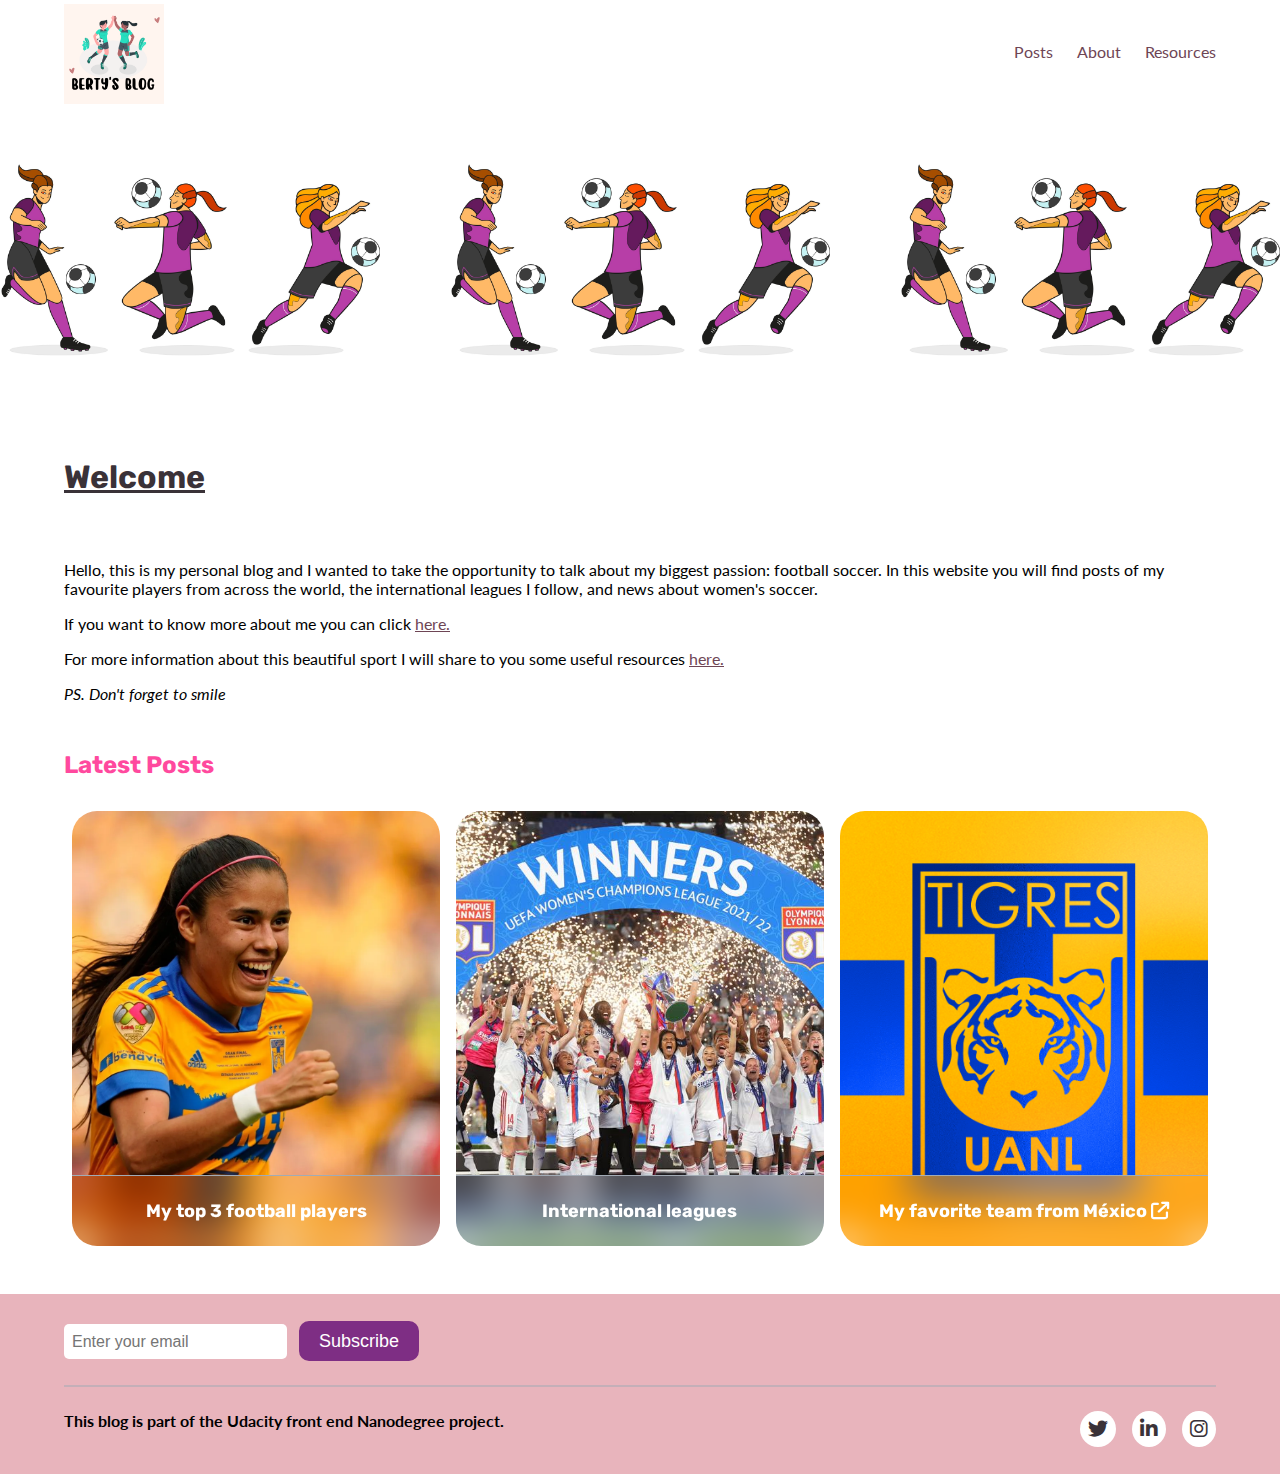
<file: index.html>
<!DOCTYPE html>
<html lang="en">

    <head>
        <meta charset="UTF-8">
        <meta http-equiv="X-UA-Compatible" content="IE=edge">
        <meta name="viewport" content="width=device-width, initial-scale=1.0">
        <link rel="preconnect" href="https://fonts.googleapis.com">
        <link rel="preconnect" href="https://fonts.gstatic.com" crossorigin>
        <link rel="preconnect" href="https://fonts.googleapis.com">
        <link rel="preconnect" href="https://fonts.gstatic.com" crossorigin>
        <link
            href="https://fonts.googleapis.com/css2?family=Lato:ital,wght@0,300;0,400;0,700;1,300&family=Rubik:wght@500&display=swap"
            rel="stylesheet">
        <link rel="stylesheet" href="./css/style.css">
        <link rel="stylesheet" href="https://cdnjs.cloudflare.com/ajax/libs/font-awesome/6.3.0/css/all.min.css">

        <title>Blog</title>
    </head>

    <body>
        <main class="main-layout">
            <div class="container navbar">
                <a href="./" class="navbar-logo" aria-labelledby="home">
                    <img class="navbar-logo-img" src="./assets/img/Berty's-blog-logo.png" alt="logo">
                </a>
                    <ul class="navbar-nav">
                        <li class="navbar-item">
                            <a class="navbar-link" href="./html/posts.html" aria-labelledby="posts-page">Posts</a>
                        </li>
                        <li class="navbar-item">
                            <a class="navbar-link" href="./html/about-me.html" aria-labelledby="about-page">About</a>
                        </li>
                        <li class="navbar-item">
                            <a class="navbar-link" href="./html/resources.html" aria-labelledby="resources-page">Resources</a>
                        </li>
                    </ul>
            </div>

            <header class="hero-bg hero-bg--home">
            </header>

            <section class="content">
                <div class="container mt-48">
                    <h1>Welcome</h1>
                    <p>Hello, this is my personal blog and I wanted to take the opportunity to talk about my biggest
                        passion: football soccer. In this website you will find posts of my favourite players from
                        across
                        the world, the international leagues I follow, and news about women's soccer.</p>
                    <p>If you want to know more about me you can click <a href="./html/about-me.html" aria-labelledby="about-page">here.</a>
                    </p>
                    <p>For more information about this beautiful sport I will share to you some useful resources <a
                            href="./html/resources.html" aria-labelledby="resources-page">here.</a> </p>
                    <p class="italic">PS. Don't forget to smile</p>
                </div>
                <div class="container mt-48 mb-48">
                    <h2>Latest Posts</h2>
                    <div class="flex-container-wrap gap-16 flex-center-center">
                        <div class="card">
                            <div class="card-img">
                                <img src="./assets/img/lizbeth-ovalle-tigres-femenil_crop1631295655310.jpg_423682103.webp" alt="lizbeth-ovalle-img">
                            </div>
                            <div class="card-info">
                                <a href="./html/single-posts/top-three.html" aria-labelledby="post-link">
                                    <h3 class="to-white">My top 3 football players</h3>
                                </a>
                            </div>
                        </div>
                        <div class="card">
                            <div class="card-img">
                                <img src="./assets/img/OL.jpg" alt="olympique-lyon-img">
                            </div>
                            <div class="card-info">
                                <a href="./html/single-posts/top-three.html" aria-labelledby="post-link">
                                    <h3 class="to-white">International leagues</h3>
                                </a>
                            </div>
                        </div>
                        <div class="card">
                            <div class="card-img">
                                <img src="./assets/img/TIG_VAR_PresentacionDT_Portada_1920x1080-1-1-1125x1024.png"
                                    alt="tigres-logo">
                            </div>
                            <div class="card-info">
                                <a href="https://www.tigres.com.mx/en/tigres-femenil/team/" target="_blank" aria-labelledby="post-link">
                                    <h3 class="to-white">My favorite team from México <i class="fa-solid fa-arrow-up-right-from-square"></i></h3>
                                </a> </div>
                        </div>
                    </div>
                </div>
            </section>


            <footer class="footer">
                <div class="container footer-content">
                    <form action="">
                        <input type=" text" placeholder="Enter your email">
                        <button>Subscribe</button>
                    </form>
                    <hr>
                    <div class="footer-info flex-container-wrap">
                        <p class="bold">This blog is part of the Udacity front end Nanodegree project.</p>
                        <div class="social-icons flex-container-wrap gap-16">
                            <a class="social-link" href="https://twitter.com/" target="_blank" aria-labelledby="twitter-link"><i
                                    class="fa-brands fa-twitter"></i></a>
                            <a class="social-link" href="https://www.linkedin.com/in/bertycpe/" target="_blank" aria-labelledby="linkedin-link"><i
                                    class="fa-brands fa-linkedin-in"></i></a>
                            <a class="social-link" href="https://www.instagram.com" target="_blank" aria-labelledby="instagram-link"><i
                                    class="fa-brands fa-instagram"></i></a>
                        </div>
                    </div>
                </div>
            </footer>
        </main>
    </body>

</html>
</file>
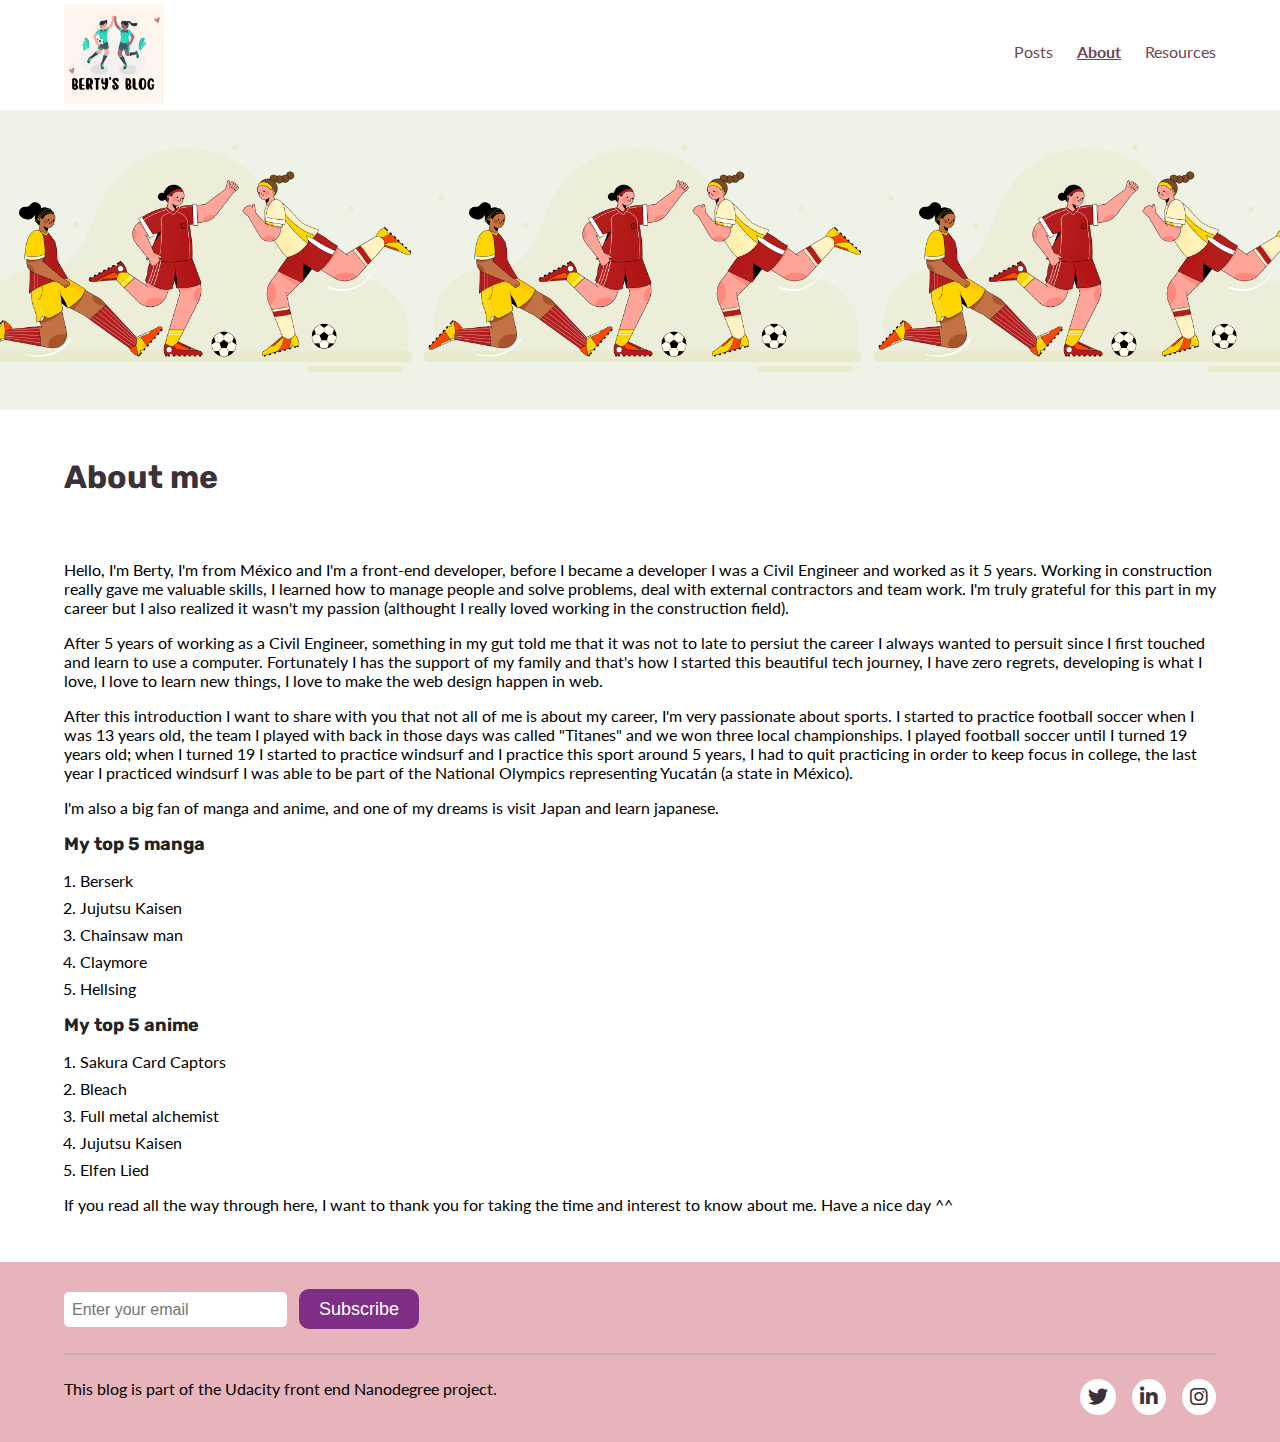
<file: about-me.html>
<!DOCTYPE html>
<html lang="en">

    <head>
        <meta charset="UTF-8">
        <meta http-equiv="X-UA-Compatible" content="IE=edge">
        <meta name="viewport" content="width=device-width, initial-scale=1.0">
        <link rel="preconnect" href="https://fonts.googleapis.com">
        <link rel="preconnect" href="https://fonts.gstatic.com" crossorigin>
        <link rel="preconnect" href="https://fonts.googleapis.com">
        <link rel="preconnect" href="https://fonts.gstatic.com" crossorigin>
        <link
            href="https://fonts.googleapis.com/css2?family=Lato:ital,wght@0,300;0,400;0,700;1,300&family=Rubik:wght@500&display=swap"
            rel="stylesheet">
        <link rel="stylesheet" href="./style.css">
        <link rel="stylesheet" href="https://cdnjs.cloudflare.com/ajax/libs/font-awesome/6.3.0/css/all.min.css">
        <title>Blog</title>
    </head>

    <body>
        <main class="main-layout">
            <div class="container navbar">
                <a href="./" class="navbar-logo" aria-labelledby="home">
                    <img class="navbar-logo-img" src="./assets/img/Berty's-blog-logo.png" alt="logo">
                </a>
                <div class="navbar-menu">
                    <ul class="navbar-nav">
                        <li class="navbar-item">
                            <a class="navbar-link" href="./posts.html" aria-labelledby="posts-page">Posts</a>
                        </li>
                        <li class="navbar-item">
                            <a class="navbar-link active" href="./about-me.html" aria-labelledby="about-page">About</a>
                        </li>
                        <li class="navbar-item">
                            <a class="navbar-link" href="./resources.html" aria-labelledby="resources-page">Resources</a>
                        </li>
                    </ul>
                </div>
            </div>

            <header class="hero-bg hero-bg--about">
            </header>

            <section class="content">
                <div class="container mt-48 mb-48">
                    <h1>About me</h1>
                    <p>Hello, I'm Berty, I'm from México and I'm a front-end developer, before I became a developer I
                        was a Civil
                        Engineer and worked as it 5 years. Working in construction really gave me valuable skills, I
                        learned how to manage people and solve problems, deal with external contractors and team work.
                        I'm truly grateful for this part in my career but I also realized it wasn't my passion
                        (althought I really loved working in the construction field).
                    </p>
                    <p>After 5 years of working as a Civil Engineer, something in my gut told me that it was not to late
                        to persiut the career I always wanted to persuit since I first touched and learn to use a
                        computer. Fortunately I has the support of my family and that's how I started this beautiful
                        tech journey, I have zero regrets, developing is what I love, I love to learn new things, I love
                        to make the web design happen in web.</p>
                    <p>After this introduction I want to share with you that not all of me is about my career, I'm very
                        passionate about sports. I started to practice football soccer when I was 13 years old, the team
                        I played with back in those days was called "Titanes" and we won three local championships. I
                        played football soccer until I turned 19 years old; when I turned 19 I started to practice
                        windsurf and I practice this sport around 5 years, I had to quit practicing in order to keep
                        focus in
                        college, the last year I practiced windsurf I was able to be part of the National Olympics
                        representing Yucatán (a state in México).</p>
                    <p>I'm also a big fan of manga and anime, and one of my dreams is visit Japan and learn japanese.
                    </p>
                    <h3>My top 5 manga</h3>
                    <ol>
                        <li>Berserk</li>
                        <li>Jujutsu Kaisen</li>
                        <li>Chainsaw man</li>
                        <li>Claymore</li>
                        <li>Hellsing</li>
                    </ol>

                    <h3>My top 5 anime</h3>
                    <ol>
                        <li>Sakura Card Captors</li>
                        <li>Bleach</li>
                        <li>Full metal alchemist</li>
                        <li>Jujutsu Kaisen</li>
                        <li>Elfen Lied</li>
                    </ol>

                    <p>If you read all the way through here, I want to thank you for taking the time and interest to
                        know about me. Have a nice day ^^</p>
                </div>

            </section>


            <footer class="footer">
                <div class="container footer-content">
                    <form action="">
                        <input type=" text" placeholder="Enter your email">
                        <button>Subscribe</button>
                    </form>
                    <hr>
                    <div class="footer-info flex-container-wrap">
                        <p>This blog is part of the Udacity front end Nanodegree project.</p>
                        <div class="social-icons flex-container-wrap gap-16">
                            <a class="social-link" href="https://twitter.com/" target="_blank" aria-labelledby="twitter-link"><i
                                    class="fa-brands fa-twitter"></i></a>
                            <a class="social-link" href="https://www.linkedin.com/in/bertycpe/" target="_blank" aria-labelledby="linkedin-link"><i
                                    class="fa-brands fa-linkedin-in"></i></a>
                            <a class="social-link" href="https://www.instagram.com" target="_blank" aria-labelledby="instagram-link"><i
                                    class="fa-brands fa-instagram"></i></a>
                        </div>
                    </div>
                </div>
            </footer>
        </main>
    </body>

</html>
</file>
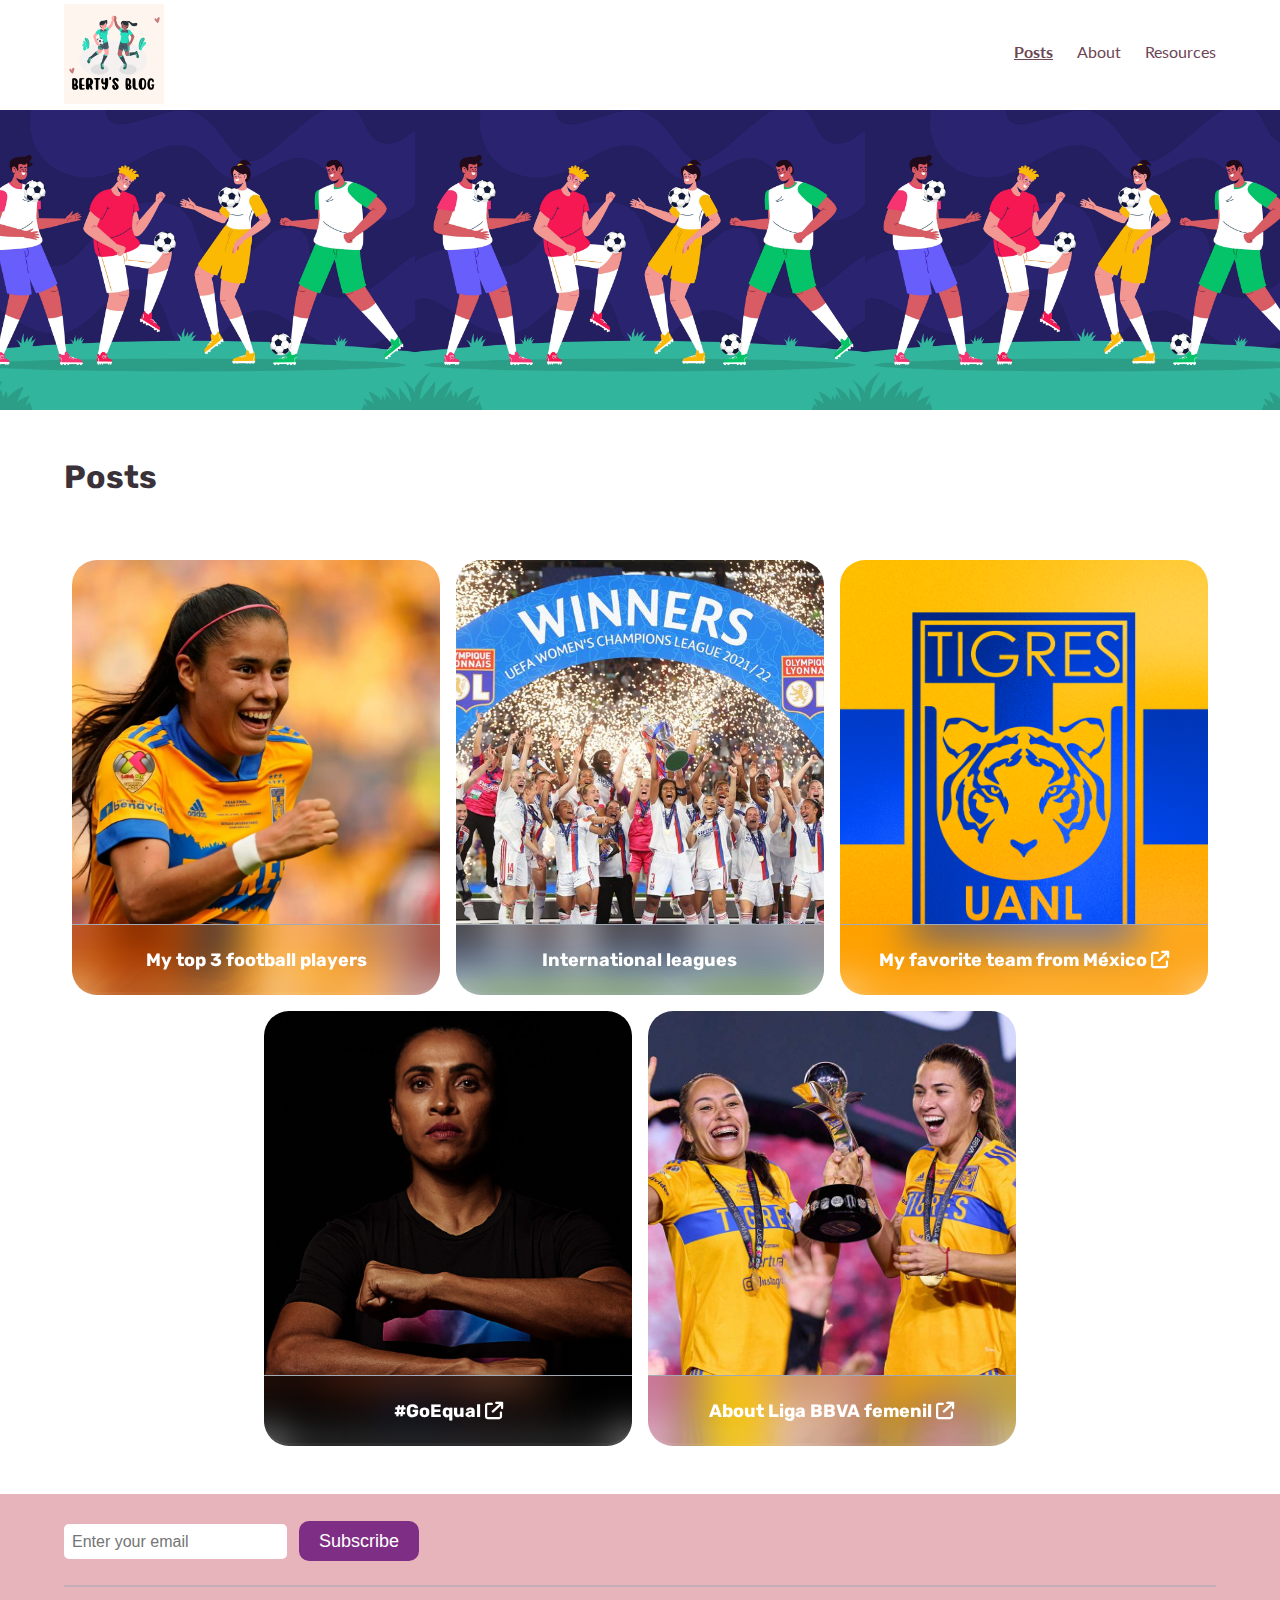
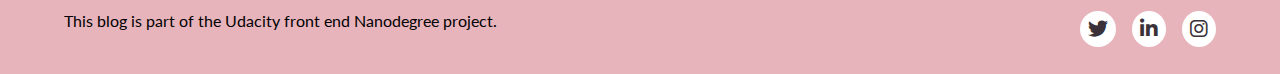
<file: posts.html>
<!DOCTYPE html>
<html lang="en">

    <head>
        <meta charset="UTF-8">
        <meta http-equiv="X-UA-Compatible" content="IE=edge">
        <meta name="viewport" content="width=device-width, initial-scale=1.0">
        <link rel="preconnect" href="https://fonts.googleapis.com">
        <link rel="preconnect" href="https://fonts.gstatic.com" crossorigin>
        <link rel="preconnect" href="https://fonts.googleapis.com">
        <link rel="preconnect" href="https://fonts.gstatic.com" crossorigin>
        <link
            href="https://fonts.googleapis.com/css2?family=Lato:ital,wght@0,300;0,400;0,700;1,300&family=Rubik:wght@500&display=swap"
            rel="stylesheet">
        <link rel="stylesheet" href="./style.css">
        <link rel="stylesheet" href="https://cdnjs.cloudflare.com/ajax/libs/font-awesome/6.3.0/css/all.min.css">
        <title>Blog</title>
    </head>

    <body>
        <main class="main-layout">
            <div class="container navbar">
                <a href="./" class="navbar-logo" aria-labelledby="home">
                    <img class="navbar-logo-img" src="./assets/img/Berty's-blog-logo.png" alt="logo">
                </a>
                <div class="navbar-menu">
                    <ul class="navbar-nav">
                        <li class="navbar-item">
                            <a class="navbar-link active" href="./posts.html" aria-labelledby="posts-page">Posts</a>
                        </li>
                        <li class="navbar-item">
                            <a class="navbar-link" href="./about-me.html" aria-labelledby="about-page">About</a>
                        </li>
                        <li class="navbar-item">
                            <a class="navbar-link" href="./resources.html" aria-labelledby="resources-page">Resources</a>
                        </li>
                    </ul>
                </div>
            </div>

            <header class="hero-bg hero-bg--posts">
            </header>

            <section class="content">
                <div class="container mt-48">
                    <h1>Posts</h1>

                </div>
                <div class="container mt-48 mb-48">
                    <div class="flex-container-wrap gap-16 flex-center-center">
                        <div class="card">
                            <div class="card-img">
                                <img src="./assets/img/lizbeth-ovalle-tigres-femenil_crop1631295655310.jpg_423682103.webp"
                                    alt="lizbeth-ovalle-img">
                            </div>
                            <div class="card-info">
                                <a href="./single-posts/top-three.html" aria-labelledby="post-link">
                                    <h3 class="to-white">My top 3 football players</h3>
                                </a>
                            </div>
                        </div>
                        <div class="card">
                            <div class="card-img">
                                <img src="./assets/img/OL.jpg" alt="olympique-lyon-img">
                            </div>
                            <div class="card-info">
                                <a href="./single-posts/leagues.html" aria-labelledby="post-link">
                                    <h3 class="to-white">International leagues</h3>
                                </a>
                            </div>
                        </div>
                        <div class="card">
                            <div class="card-img">
                                <img src="./assets/img/TIG_VAR_PresentacionDT_Portada_1920x1080-1-1-1125x1024.png"
                                    alt="tigres-logo">
                            </div>
                            <div class="card-info">
                                <a href="https://www.tigres.com.mx/en/tigres-femenil/team/" target="_blank" aria-labelledby="post-link">
                                    <h3 class="to-white">My favorite team from México <i
                                            class="fa-solid fa-arrow-up-right-from-square"></i></h3>
                                </a>
                            </div>
                        </div>
                        <div class="card">
                            <div class="card-img">
                                <img src="./assets/img/GOEQUAL10-scaled(1).jpg" alt="marta-img">
                            </div>
                            <div class="card-info">
                                <a
                                    href="https://www.fifa.com/fifaplus/en/articles/everything-you-need-to-know-about-about-the-fifa-womens-world-cup-2023" aria-labelledby="post-link">
                                    <h3 class="to-white">#GoEqual <i class="fa-solid fa-arrow-up-right-from-square"></i>
                                    </h3>
                                </a>
                            </div>
                        </div>
                        <div class="card">
                            <div class="card-img">
                                <img src="./assets/img/2856798.jpg" alt="sully-and-nayelli-img">
                            </div>
                            <div class="card-info">
                                <a href="https://es.wikipedia.org/wiki/Primera_Divisi%C3%B3n_Femenil_de_M%C3%A9xico" aria-labelledby="post-link">
                                    <h3 class="to-white">About Liga BBVA femenil <i
                                            class="fa-solid fa-arrow-up-right-from-square"></i></h3>
                                </a>
                            </div>
                        </div>
                    </div>

                </div>
            </section>


            <footer class="footer">
                <div class="container footer-content">
                    <form action="">
                        <input type=" text" placeholder="Enter your email">
                        <button>Subscribe</button>
                    </form>
                    <hr>
                    <div class="footer-info flex-container-wrap">
                        <p>This blog is part of the Udacity front end Nanodegree project.</p>
                        <div class="social-icons flex-container-wrap gap-16">
                            <a class="social-link" href="https://twitter.com/" target="_blank" aria-labelledby="twitter-link"><i
                                    class="fa-brands fa-twitter"></i></a>
                            <a class="social-link" href="https://www.linkedin.com/in/bertycpe/" target="_blank" aria-labelledby="linkedin-link"><i
                                    class="fa-brands fa-linkedin-in"></i></a>
                            <a class="social-link" href="https://www.instagram.com" target="_blank" aria-labelledby="instagram-link"><i
                                    class="fa-brands fa-instagram"></i></a>
                        </div>
                    </div>
                </div>

            </footer>
        </main>
    </body>

</html>
</file>
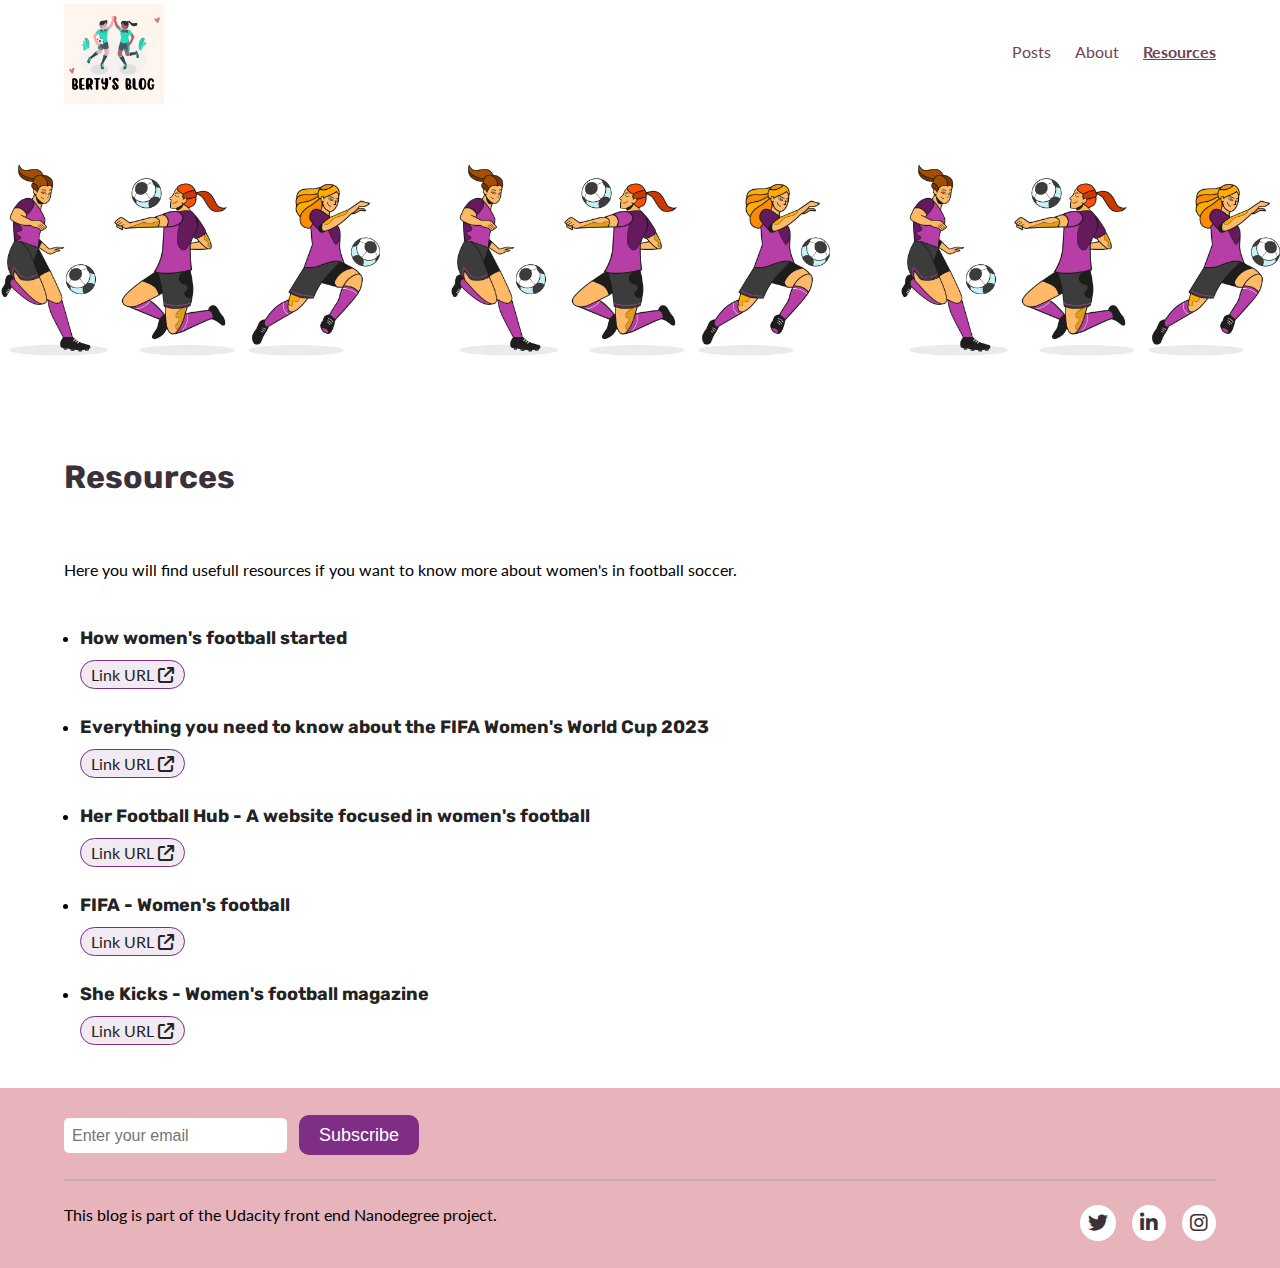
<file: resources.html>
<!DOCTYPE html>
<html lang="en">

    <head>
        <meta charset="UTF-8">
        <meta http-equiv="X-UA-Compatible" content="IE=edge">
        <meta name="viewport" content="width=device-width, initial-scale=1.0">
        <link rel="preconnect" href="https://fonts.googleapis.com">
        <link rel="preconnect" href="https://fonts.gstatic.com" crossorigin>
        <link rel="preconnect" href="https://fonts.googleapis.com">
        <link rel="preconnect" href="https://fonts.gstatic.com" crossorigin>
        <link
            href="https://fonts.googleapis.com/css2?family=Lato:ital,wght@0,300;0,400;0,700;1,300&family=Rubik:wght@500&display=swap"
            rel="stylesheet">
        <link rel="stylesheet" href="./style.css">
        <link rel="stylesheet" href="https://cdnjs.cloudflare.com/ajax/libs/font-awesome/6.3.0/css/all.min.css">
        <title>Blog</title>
    </head>

    <body>
        <main class="main-layout">
            <div class="container navbar">
                <a href="./" class="navbar-logo" aria-labelledby="home">
                    <img class="navbar-logo-img" src="./assets/img/Berty's-blog-logo.png" alt="logo">
                </a>
                <div class="navbar-menu">
                    <ul class="navbar-nav">
                        <li class="navbar-item">
                            <a class="navbar-link" href="./posts.html" aria-labelledby="posts-page">Posts</a>
                        </li>
                        <li class="navbar-item">
                            <a class="navbar-link" href="./about-me.html" aria-labelledby="about-page">About</a>
                        </li>
                        <li class="navbar-item">
                            <a class="navbar-link active" href="./resources.html" aria-labelledby="resources-page">Resources</a>
                        </li>

                    </ul>
                </div>
            </div>

            <header class="hero-bg hero-bg--home">
            </header>

            <section class="content">
                <div class="container mt-48">
                    <h1>Resources</h1>
                    <p>Here you will find usefull resources if you want to know more about women's in football soccer.
                    </p>
                </div>
                <div class="container mt-48 mb-48">
                    <ul>
                        <li>
                            <h3>How women's football started</h3>
                            <a class="resource-link" href="https://historyofsoccer.info/womens_soccer"
                                target="_blank" aria-labelledby="resorce-link">Link URL
                                <i class="fa-solid fa-arrow-up-right-from-square"></i></a>
                        </li>
                        <li class="mt-32">
                            <h3>Everything you need to know about the FIFA Women's World Cup 2023</h3>
                            <a class="resource-link"
                                href="https://www.fifa.com/fifaplus/en/articles/everything-you-need-to-know-about-about-the-fifa-womens-world-cup-2023" target="_blank" aria-labelledby="resorce-link">Link
                                URL
                                <i class="fa-solid fa-arrow-up-right-from-square"></i></a>
                        </li>
                        <li class="mt-32">
                            <h3>Her Football Hub - A website focused in women's football</h3>
                            <a class="resource-link" href="https://herfootballhub.com/" target="_blank" aria-labelledby="resorce-link">Link
                                URL
                                <i class="fa-solid fa-arrow-up-right-from-square"></i></a>
                        </li>
                        <li class="mt-32">
                            <h3>FIFA - Women's football</h3>
                            <a class="resource-link" href="https://www.fifa.com/womens-football" target="_blank" aria-labelledby="resorce-link">Link
                                URL
                                <i class=" fa-solid fa-arrow-up-right-from-square"></i></a>
                        </li>
                        <li class="mt-32">
                            <h3>She Kicks - Women's football magazine</h3>
                            <a class="resource-link" href="https://shekicks.net/" target="_blank" aria-labelledby="resorce-link">Link
                                URL
                                <i class=" fa-solid fa-arrow-up-right-from-square"></i></a>
                        </li>
                    </ul>

                </div>
            </section>


            <footer class="footer">
                <div class="container footer-content">
                    <form action="">
                        <input type=" text" placeholder="Enter your email">
                        <button>Subscribe</button>
                    </form>
                    <hr>
                    <div class="footer-info flex-container-wrap">
                        <p>This blog is part of the Udacity front end Nanodegree project.</p>
                        <div class="social-icons flex-container-wrap gap-16">
                            <a class="social-link" href="https://twitter.com/" target="_blank" aria-labelledby="twitter-link"><i
                                    class="fa-brands fa-twitter"></i></a>
                            <a class="social-link" href="https://www.linkedin.com/in/bertycpe/" target="_blank" aria-labelledby="linkedin-link"><i
                                    class="fa-brands fa-linkedin-in"></i></a>
                            <a class="social-link" href="https://www.instagram.com" target="_blank" aria-labelledby="instagram-link"><i
                                    class="fa-brands fa-instagram"></i></a>
                        </div>
                    </div>
                </div>
            </footer>
        </main>
    </body>

</html>
</file>
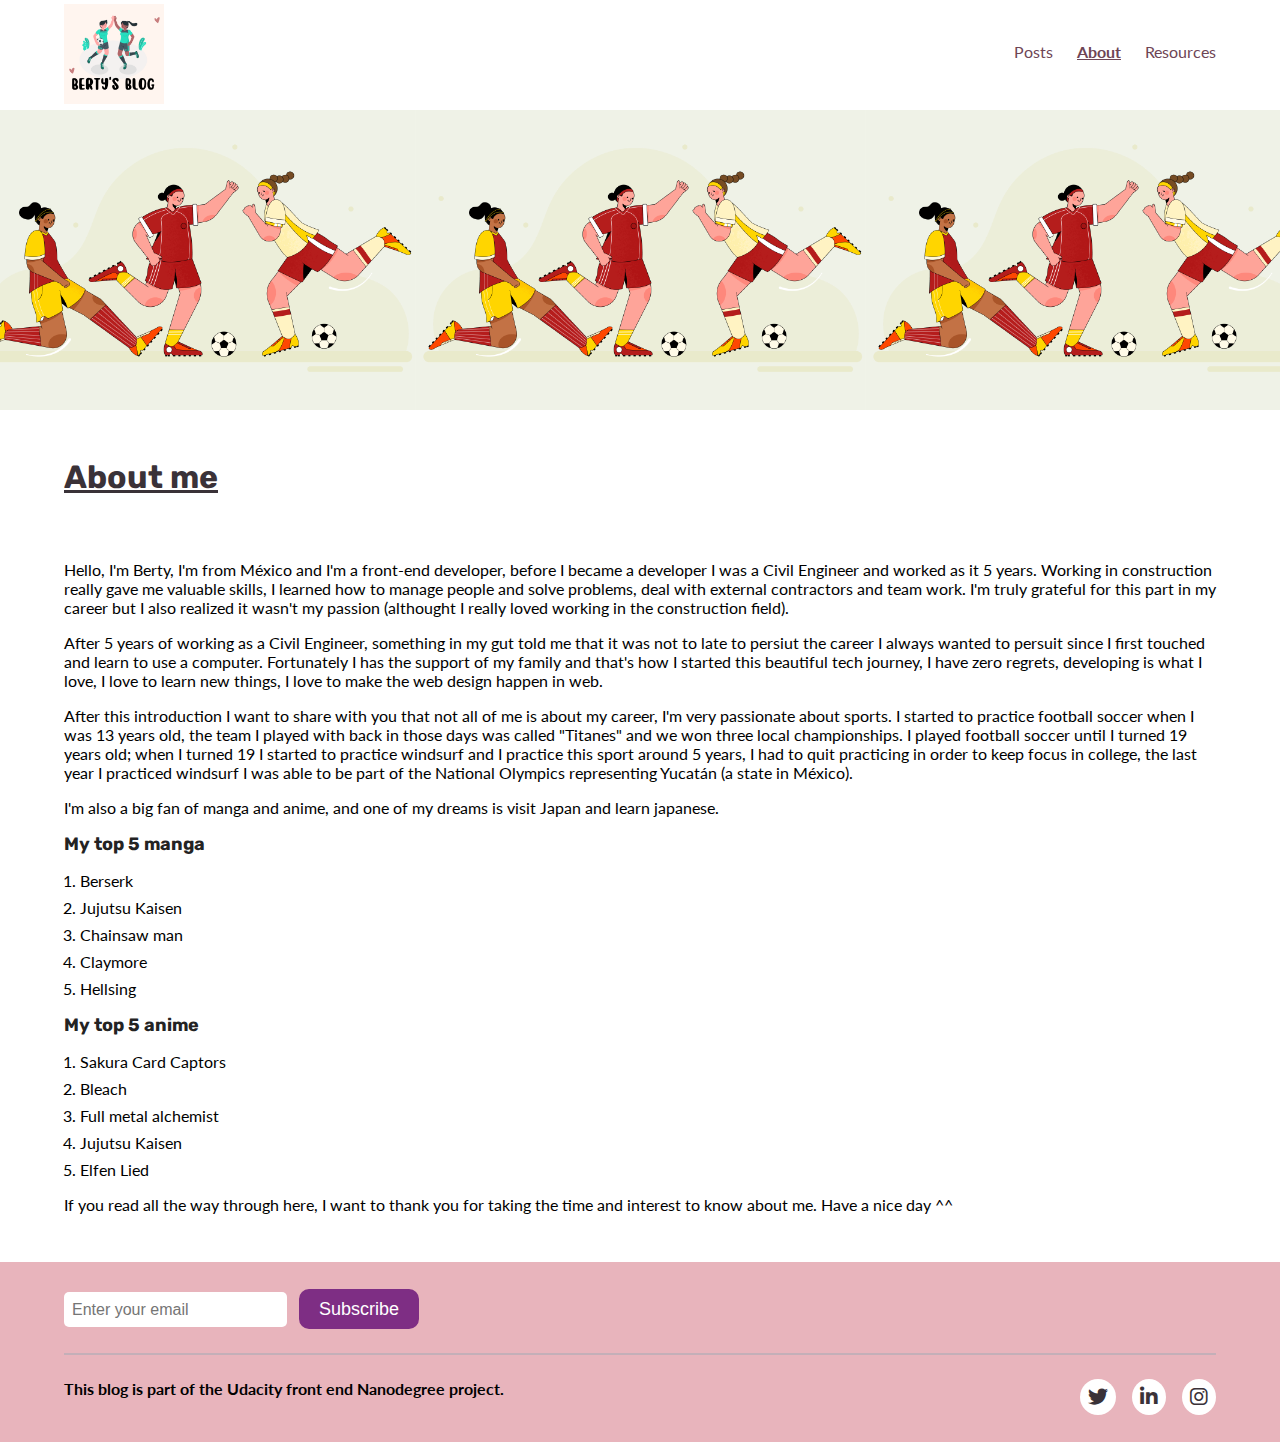
<file: html/about-me.html>
<!DOCTYPE html>
<html lang="en">

    <head>
        <meta charset="UTF-8">
        <meta http-equiv="X-UA-Compatible" content="IE=edge">
        <meta name="viewport" content="width=device-width, initial-scale=1.0">
        <link rel="preconnect" href="https://fonts.googleapis.com">
        <link rel="preconnect" href="https://fonts.gstatic.com" crossorigin>
        <link rel="preconnect" href="https://fonts.googleapis.com">
        <link rel="preconnect" href="https://fonts.gstatic.com" crossorigin>
        <link
            href="https://fonts.googleapis.com/css2?family=Lato:ital,wght@0,300;0,400;0,700;1,300&family=Rubik:wght@500&display=swap"
            rel="stylesheet">
        <link rel="stylesheet" href="../css/style.css">
        <link rel="stylesheet" href="https://cdnjs.cloudflare.com/ajax/libs/font-awesome/6.3.0/css/all.min.css">
        <title>Blog</title>
    </head>

    <body>
        <main class="main-layout">
            <div class="container navbar">
                <a href="../" class="navbar-logo" aria-labelledby="home">
                    <img class="navbar-logo-img" src="../assets/img/Berty's-blog-logo.png" alt="logo">
                </a>
                <div class="navbar-menu">
                    <ul class="navbar-nav">
                        <li class="navbar-item">
                            <a class="navbar-link" href="./posts.html" aria-labelledby="posts-page">Posts</a>
                        </li>
                        <li class="navbar-item">
                            <a class="navbar-link active" href="./about-me.html" aria-labelledby="about-page">About</a>
                        </li>
                        <li class="navbar-item">
                            <a class="navbar-link" href="./resources.html"
                                aria-labelledby="resources-page">Resources</a>
                        </li>
                    </ul>
                </div>
            </div>

            <header class="hero-bg hero-bg--about">
            </header>

            <section class="content">
                <div class="container mt-48 mb-48">
                    <h1>About me</h1>
                    <p>Hello, I'm Berty, I'm from México and I'm a front-end developer, before I became a developer I
                        was a Civil
                        Engineer and worked as it 5 years. Working in construction really gave me valuable skills, I
                        learned how to manage people and solve problems, deal with external contractors and team work.
                        I'm truly grateful for this part in my career but I also realized it wasn't my passion
                        (althought I really loved working in the construction field).
                    </p>
                    <p>After 5 years of working as a Civil Engineer, something in my gut told me that it was not to late
                        to persiut the career I always wanted to persuit since I first touched and learn to use a
                        computer. Fortunately I has the support of my family and that's how I started this beautiful
                        tech journey, I have zero regrets, developing is what I love, I love to learn new things, I love
                        to make the web design happen in web.</p>
                    <p>After this introduction I want to share with you that not all of me is about my career, I'm very
                        passionate about sports. I started to practice football soccer when I was 13 years old, the team
                        I played with back in those days was called "Titanes" and we won three local championships. I
                        played football soccer until I turned 19 years old; when I turned 19 I started to practice
                        windsurf and I practice this sport around 5 years, I had to quit practicing in order to keep
                        focus in
                        college, the last year I practiced windsurf I was able to be part of the National Olympics
                        representing Yucatán (a state in México).</p>
                    <p>I'm also a big fan of manga and anime, and one of my dreams is visit Japan and learn japanese.
                    </p>
                    <h3>My top 5 manga</h3>
                    <ol>
                        <li>Berserk</li>
                        <li>Jujutsu Kaisen</li>
                        <li>Chainsaw man</li>
                        <li>Claymore</li>
                        <li>Hellsing</li>
                    </ol>

                    <h3>My top 5 anime</h3>
                    <ol>
                        <li>Sakura Card Captors</li>
                        <li>Bleach</li>
                        <li>Full metal alchemist</li>
                        <li>Jujutsu Kaisen</li>
                        <li>Elfen Lied</li>
                    </ol>

                    <p>If you read all the way through here, I want to thank you for taking the time and interest to
                        know about me. Have a nice day ^^</p>
                </div>

            </section>


            <footer class="footer">
                <div class="container footer-content">
                    <form action="">
                        <input type=" text" placeholder="Enter your email">
                        <button>Subscribe</button>
                    </form>
                    <hr>
                    <div class="footer-info flex-container-wrap">
                        <p class="bold">This blog is part of the Udacity front end Nanodegree project.</p>
                        <div class="social-icons flex-container-wrap gap-16">
                            <a class="social-link" href="https://twitter.com/" target="_blank"
                                aria-labelledby="twitter-link"><i class="fa-brands fa-twitter"></i></a>
                            <a class="social-link" href="https://www.linkedin.com/in/bertycpe/" target="_blank"
                                aria-labelledby="linkedin-link"><i class="fa-brands fa-linkedin-in"></i></a>
                            <a class="social-link" href="https://www.instagram.com" target="_blank"
                                aria-labelledby="instagram-link"><i class="fa-brands fa-instagram"></i></a>
                        </div>
                    </div>
                </div>
            </footer>
        </main>
    </body>

</html>
</file>
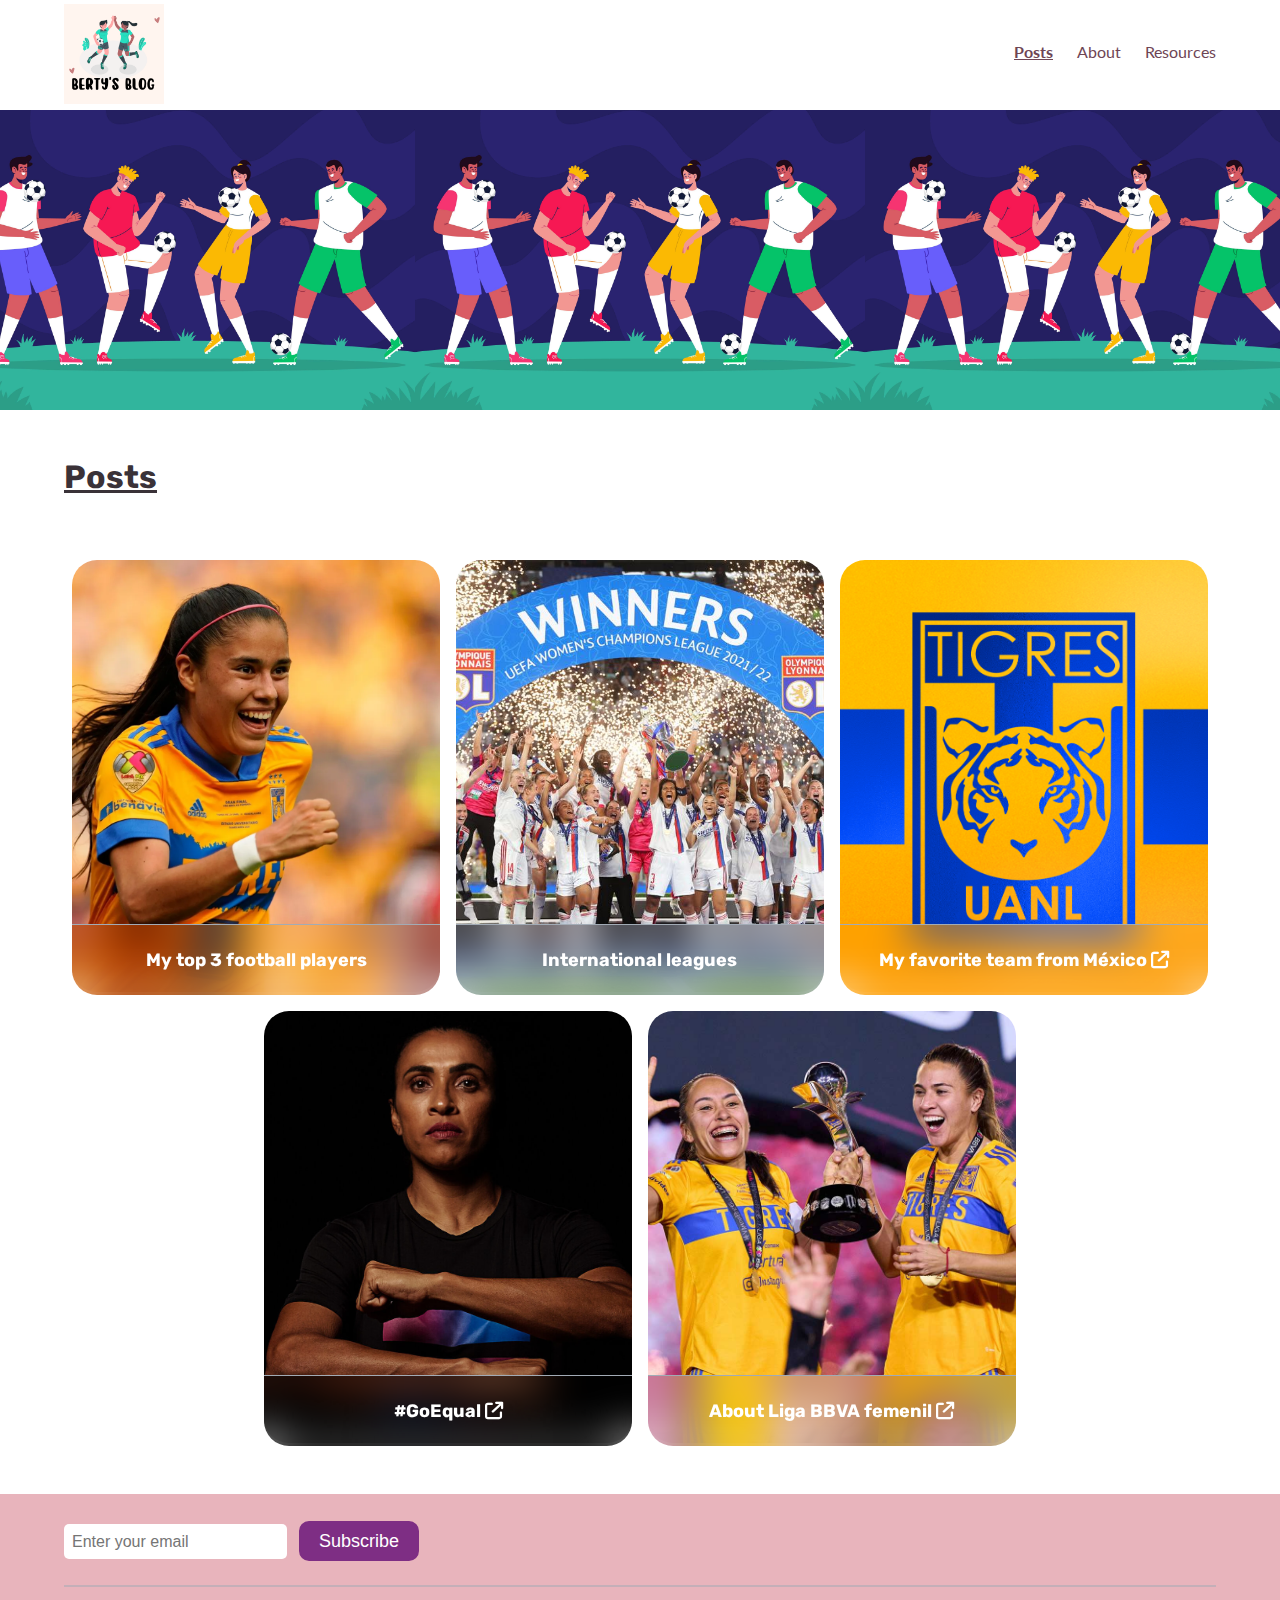
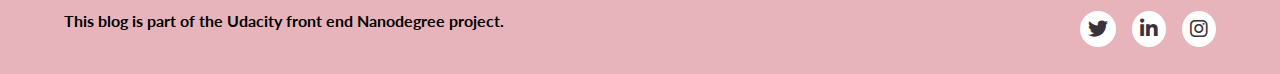
<file: html/posts.html>
<!DOCTYPE html>
<html lang="en">

    <head>
        <meta charset="UTF-8">
        <meta http-equiv="X-UA-Compatible" content="IE=edge">
        <meta name="viewport" content="width=device-width, initial-scale=1.0">
        <link rel="preconnect" href="https://fonts.googleapis.com">
        <link rel="preconnect" href="https://fonts.gstatic.com" crossorigin>
        <link rel="preconnect" href="https://fonts.googleapis.com">
        <link rel="preconnect" href="https://fonts.gstatic.com" crossorigin>
        <link
            href="https://fonts.googleapis.com/css2?family=Lato:ital,wght@0,300;0,400;0,700;1,300&family=Rubik:wght@500&display=swap"
            rel="stylesheet">
        <link rel="stylesheet" href="../css/style.css">
        <link rel="stylesheet" href="https://cdnjs.cloudflare.com/ajax/libs/font-awesome/6.3.0/css/all.min.css">
        <title>Blog</title>
    </head>

    <body>
        <main class="main-layout">
            <div class="container navbar">
                <a href="../" class="navbar-logo" aria-labelledby="home">
                    <img class="navbar-logo-img" src="../assets/img/Berty's-blog-logo.png" alt="logo">
                </a>
                <div class="navbar-menu">
                    <ul class="navbar-nav">
                        <li class="navbar-item">
                            <a class="navbar-link active" href="./posts.html" aria-labelledby="posts-page">Posts</a>
                        </li>
                        <li class="navbar-item">
                            <a class="navbar-link" href="./about-me.html" aria-labelledby="about-page">About</a>
                        </li>
                        <li class="navbar-item">
                            <a class="navbar-link" href="./resources.html"
                                aria-labelledby="resources-page">Resources</a>
                        </li>
                    </ul>
                </div>
            </div>

            <header class="hero-bg hero-bg--posts">
            </header>

            <section class="content">
                <div class="container mt-48">
                    <h1>Posts</h1>

                </div>
                <div class="container mt-48 mb-48">
                    <div class="flex-container-wrap gap-16 flex-center-center">
                        <div class="card">
                            <div class="card-img">
                                <img src="/assets/img/lizbeth-ovalle-tigres-femenil_crop1631295655310.jpg_423682103.webp"
                                    alt="lizbeth-ovalle-img">
                            </div>
                            <div class="card-info">
                                <a href="./single-posts/top-three.html" aria-labelledby="post-link">
                                    <h3 class="to-white">My top 3 football players</h3>
                                </a>
                            </div>
                        </div>
                        <div class="card">
                            <div class="card-img">
                                <img src="/assets/img/OL.jpg" alt="olympique-lyon-img">
                            </div>
                            <div class="card-info">
                                <a href="./single-posts/leagues.html" aria-labelledby="post-link">
                                    <h3 class="to-white">International leagues</h3>
                                </a>
                            </div>
                        </div>
                        <div class="card">
                            <div class="card-img">
                                <img src="/assets/img/TIG_VAR_PresentacionDT_Portada_1920x1080-1-1-1125x1024.png"
                                    alt="tigres-logo">
                            </div>
                            <div class="card-info">
                                <a href="https://www.tigres.com.mx/en/tigres-femenil/team/" target="_blank"
                                    aria-labelledby="post-link">
                                    <h3 class="to-white">My favorite team from México <i
                                            class="fa-solid fa-arrow-up-right-from-square"></i></h3>
                                </a>
                            </div>
                        </div>
                        <div class="card">
                            <div class="card-img">
                                <img src="/assets/img/GOEQUAL10-scaled(1).jpg" alt="marta-img">
                            </div>
                            <div class="card-info">
                                <a href="https://www.fifa.com/fifaplus/en/articles/everything-you-need-to-know-about-about-the-fifa-womens-world-cup-2023"
                                    aria-labelledby="post-link">
                                    <h3 class="to-white">#GoEqual <i class="fa-solid fa-arrow-up-right-from-square"></i>
                                    </h3>
                                </a>
                            </div>
                        </div>
                        <div class="card">
                            <div class="card-img">
                                <img src="/assets/img/2856798.jpg" alt="sully-and-nayelli-img">
                            </div>
                            <div class="card-info">
                                <a href="https://es.wikipedia.org/wiki/Primera_Divisi%C3%B3n_Femenil_de_M%C3%A9xico"
                                    aria-labelledby="post-link">
                                    <h3 class="to-white">About Liga BBVA femenil <i
                                            class="fa-solid fa-arrow-up-right-from-square"></i></h3>
                                </a>
                            </div>
                        </div>
                    </div>
                </div>
            </section>


            <footer class="footer">
                <div class="container footer-content">
                    <form action="">
                        <input type=" text" placeholder="Enter your email">
                        <button>Subscribe</button>
                    </form>
                    <hr>
                    <div class="footer-info flex-container-wrap">
                        <p class="bold">This blog is part of the Udacity front end Nanodegree project.</p>
                        <div class="social-icons flex-container-wrap gap-16">
                            <a class="social-link" href="https://twitter.com/" target="_blank"
                                aria-labelledby="twitter-link"><i class="fa-brands fa-twitter"></i></a>
                            <a class="social-link" href="https://www.linkedin.com/in/bertycpe/" target="_blank"
                                aria-labelledby="linkedin-link"><i class="fa-brands fa-linkedin-in"></i></a>
                            <a class="social-link" href="https://www.instagram.com" target="_blank"
                                aria-labelledby="instagram-link"><i class="fa-brands fa-instagram"></i></a>
                        </div>
                    </div>
                </div>

            </footer>
        </main>
    </body>

</html>
</file>
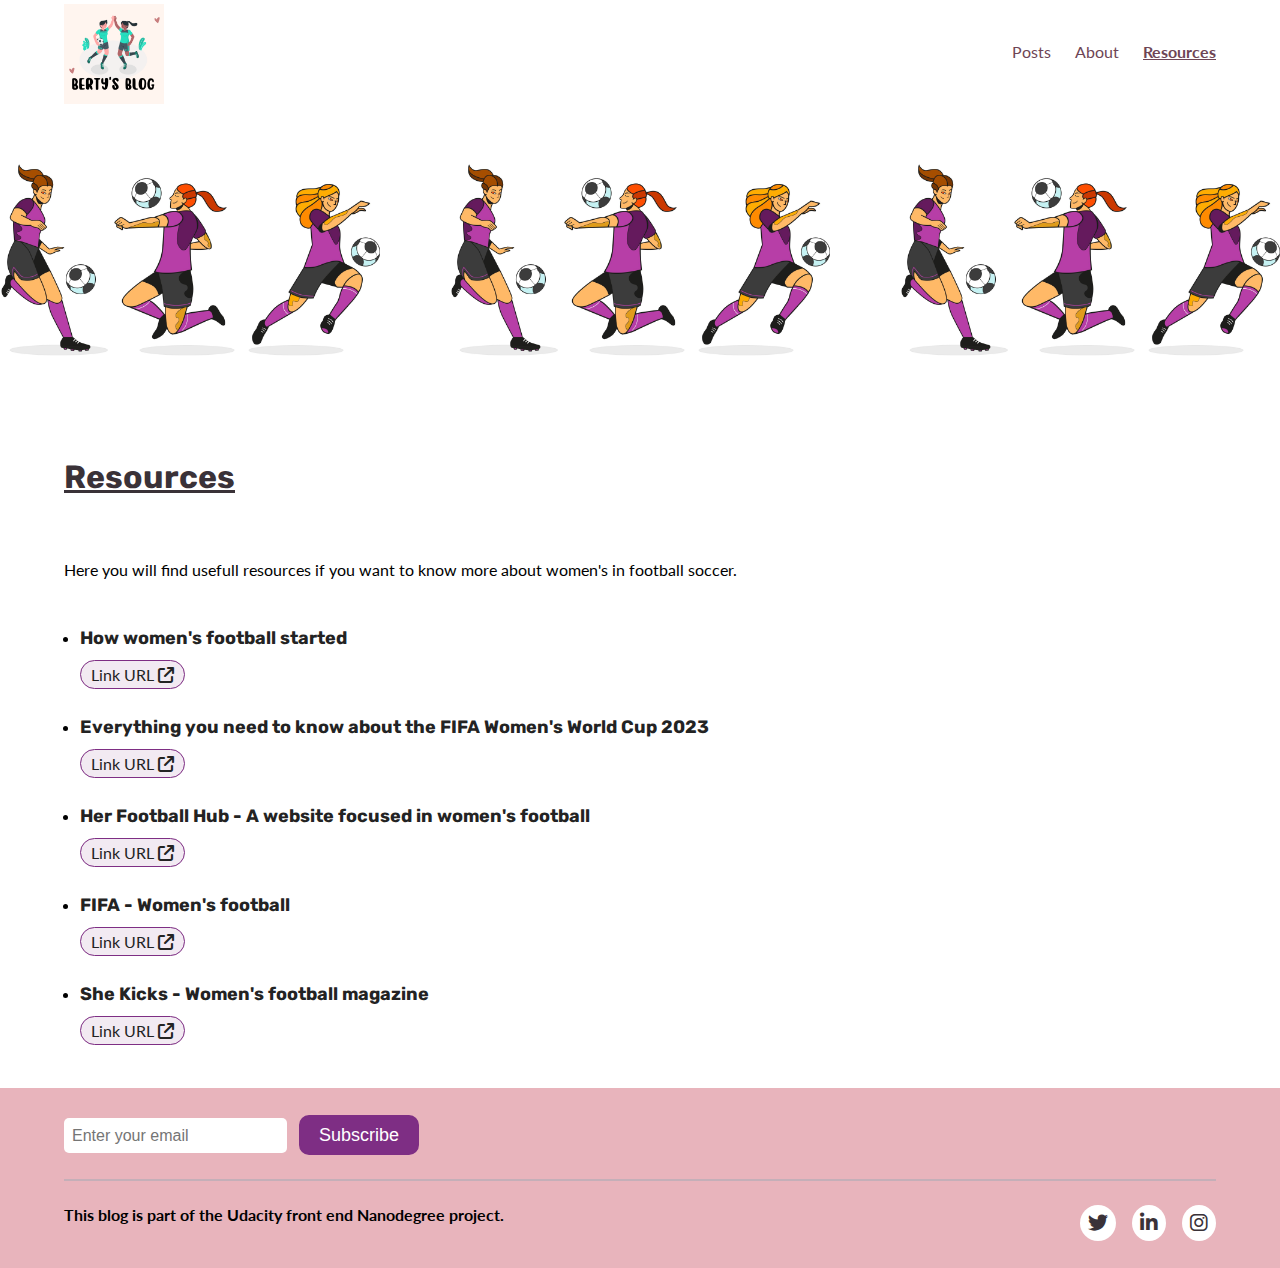
<file: html/resources.html>
<!DOCTYPE html>
<html lang="en">

    <head>
        <meta charset="UTF-8">
        <meta http-equiv="X-UA-Compatible" content="IE=edge">
        <meta name="viewport" content="width=device-width, initial-scale=1.0">
        <link rel="preconnect" href="https://fonts.googleapis.com">
        <link rel="preconnect" href="https://fonts.gstatic.com" crossorigin>
        <link rel="preconnect" href="https://fonts.googleapis.com">
        <link rel="preconnect" href="https://fonts.gstatic.com" crossorigin>
        <link
            href="https://fonts.googleapis.com/css2?family=Lato:ital,wght@0,300;0,400;0,700;1,300&family=Rubik:wght@500&display=swap"
            rel="stylesheet">
        <link rel="stylesheet" href="../css/style.css">
        <link rel="stylesheet" href="https://cdnjs.cloudflare.com/ajax/libs/font-awesome/6.3.0/css/all.min.css">
        <title>Blog</title>
    </head>

    <body>
        <main class="main-layout">
            <div class="container navbar">
                <a href="../" class="navbar-logo" aria-labelledby="home">
                    <img class="navbar-logo-img" src="../assets/img/Berty's-blog-logo.png" alt="logo">
                </a>
                <div class="navbar-menu">
                    <ul class="navbar-nav">
                        <li class="navbar-item">
                            <a class="navbar-link" href="./posts.html" aria-labelledby="posts-page">Posts</a>
                        </li>
                        <li class="navbar-item">
                            <a class="navbar-link" href="./about-me.html" aria-labelledby="about-page">About</a>
                        </li>
                        <li class="navbar-item">
                            <a class="navbar-link active" href="./resources.html"
                                aria-labelledby="resources-page">Resources</a>
                        </li>

                    </ul>
                </div>
            </div>

            <header class="hero-bg hero-bg--home">
            </header>

            <section class="content">
                <div class="container mt-48">
                    <h1>Resources</h1>
                    <p>Here you will find usefull resources if you want to know more about women's in football soccer.
                    </p>
                </div>
                <div class="container mt-48 mb-48">
                    <ul>
                        <li>
                            <h3>How women's football started</h3>
                            <a class="resource-link" href="https://historyofsoccer.info/womens_soccer" target="_blank"
                                aria-labelledby="resorce-link">Link URL
                                <i class="fa-solid fa-arrow-up-right-from-square"></i></a>
                        </li>
                        <li class="mt-32">
                            <h3>Everything you need to know about the FIFA Women's World Cup 2023</h3>
                            <a class="resource-link"
                                href="https://www.fifa.com/fifaplus/en/articles/everything-you-need-to-know-about-about-the-fifa-womens-world-cup-2023"
                                target="_blank" aria-labelledby="resorce-link">Link
                                URL
                                <i class="fa-solid fa-arrow-up-right-from-square"></i></a>
                        </li>
                        <li class="mt-32">
                            <h3>Her Football Hub - A website focused in women's football</h3>
                            <a class="resource-link" href="https://herfootballhub.com/" target="_blank"
                                aria-labelledby="resorce-link">Link
                                URL
                                <i class="fa-solid fa-arrow-up-right-from-square"></i></a>
                        </li>
                        <li class="mt-32">
                            <h3>FIFA - Women's football</h3>
                            <a class="resource-link" href="https://www.fifa.com/womens-football" target="_blank"
                                aria-labelledby="resorce-link">Link
                                URL
                                <i class=" fa-solid fa-arrow-up-right-from-square"></i></a>
                        </li>
                        <li class="mt-32">
                            <h3>She Kicks - Women's football magazine</h3>
                            <a class="resource-link" href="https://shekicks.net/" target="_blank"
                                aria-labelledby="resorce-link">Link
                                URL
                                <i class=" fa-solid fa-arrow-up-right-from-square"></i></a>
                        </li>
                    </ul>

                </div>
            </section>


            <footer class="footer">
                <div class="container footer-content">
                    <form action="">
                        <input type=" text" placeholder="Enter your email">
                        <button>Subscribe</button>
                    </form>
                    <hr>
                    <div class="footer-info flex-container-wrap">
                        <p class="bold">This blog is part of the Udacity front end Nanodegree project.</p>
                        <div class="social-icons flex-container-wrap gap-16">
                            <a class="social-link" href="https://twitter.com/" target="_blank"
                                aria-labelledby="twitter-link"><i class="fa-brands fa-twitter"></i></a>
                            <a class="social-link" href="https://www.linkedin.com/in/bertycpe/" target="_blank"
                                aria-labelledby="linkedin-link"><i class="fa-brands fa-linkedin-in"></i></a>
                            <a class="social-link" href="https://www.instagram.com" target="_blank"
                                aria-labelledby="instagram-link"><i class="fa-brands fa-instagram"></i></a>
                        </div>
                    </div>
                </div>
            </footer>
        </main>
    </body>

</html>
</file>
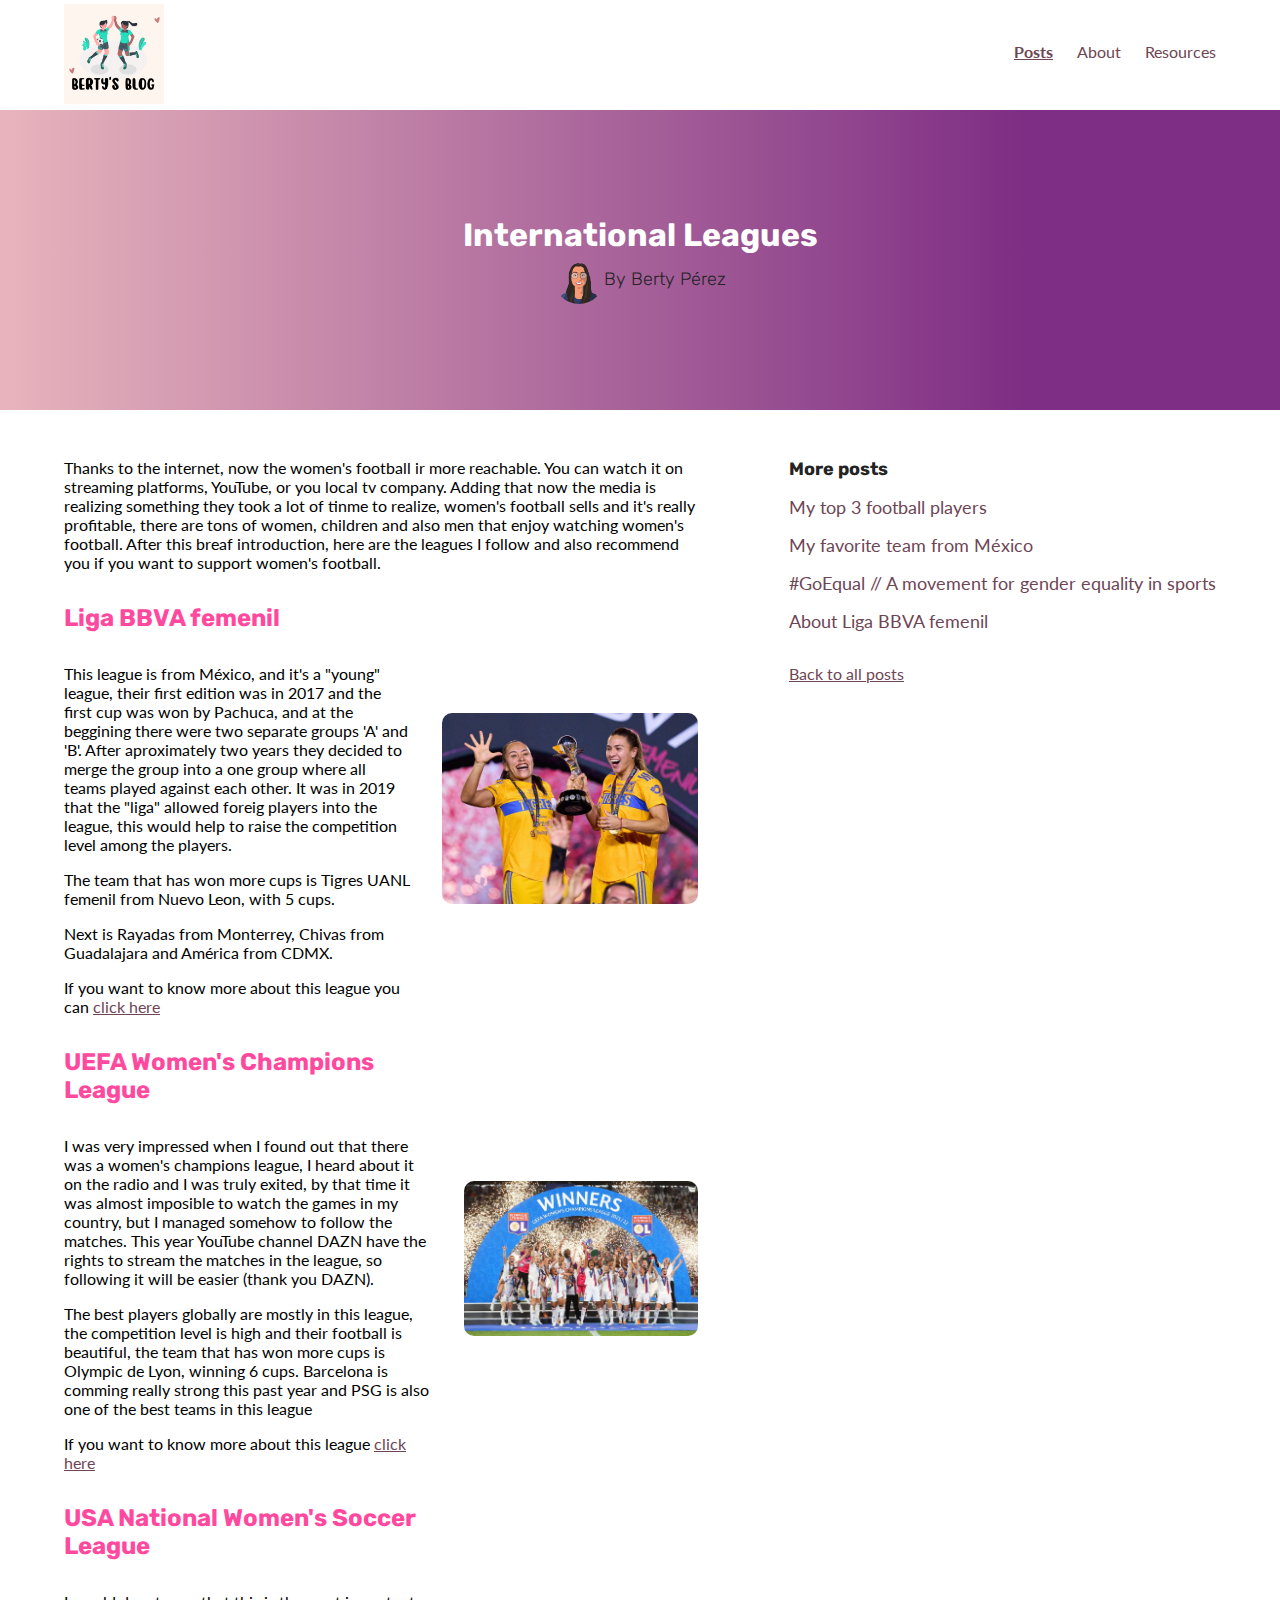
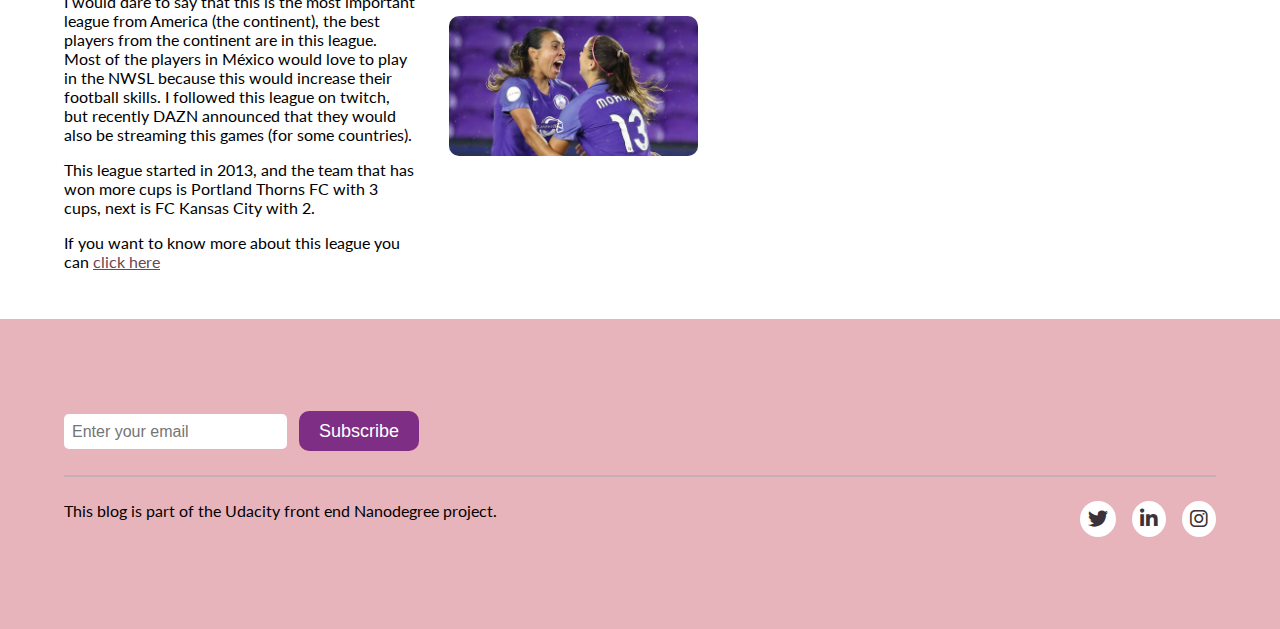
<file: single-posts/leagues.html>
<!DOCTYPE html>
<html lang="en">

    <head>
        <meta charset="UTF-8">
        <meta http-equiv="X-UA-Compatible" content="IE=edge">
        <meta name="viewport" content="width=device-width, initial-scale=1.0">
        <link rel="preconnect" href="https://fonts.googleapis.com">
        <link rel="preconnect" href="https://fonts.gstatic.com" crossorigin>
        <link rel="preconnect" href="https://fonts.googleapis.com">
        <link rel="preconnect" href="https://fonts.gstatic.com" crossorigin>
        <link
            href="https://fonts.googleapis.com/css2?family=Lato:ital,wght@0,300;0,400;0,700;1,300&family=Rubik:wght@500&display=swap"
            rel="stylesheet">
        <link rel="stylesheet" href="../style.css">
        <link rel="stylesheet" href="https://cdnjs.cloudflare.com/ajax/libs/font-awesome/6.3.0/css/all.min.css">
        <title>Blog</title>
    </head>

    <body>
        <main class="posts-layout">
            <div class="container navbar">
                <a href="../" class="navbar-logo" aria-labelledby="home">
                    <img class="navbar-logo-img" src="../assets/img/Berty's-blog-logo.png" alt="logo">
                </a>
                <div class="navbar-menu">
                    <ul class="navbar-nav">
                        <li class="navbar-item">
                            <a class="navbar-link active" href="../posts.html" aria-labelledby="posts-page">Posts</a>
                        </li>
                        <li class="navbar-item">
                            <a class="navbar-link" href="../about-me.html" aria-labelledby="about-page">About</a>
                        </li>
                        <li class="navbar-item">
                            <a class="navbar-link" href="../resources.html" aria-labelledby="resources-page">Resources</a>
                        </li>
                    </ul>
                </div>
            </div>

            <header class="hero-single-posts">
                <div class="container hero-h-100">
                    <h1 class="to-white mb-0">International Leagues</h1>
                    <div class="author-container">
                        <img class="thumbnail" src="../assets/img/Berty.png" alt="author-thumbnail">
                        <h3 class="mb-0">By Berty Pérez</h3>
                    </div>
                </div>
            </header>

            <section class="content content--posts container mt-48 mb-48">
                <div class="posts-content">
                    <p>Thanks to the internet, now the women's football ir more reachable. You can watch it on streaming
                        platforms, YouTube, or you local tv company. Adding that now the media is realizing something
                        they took a lot of tinme to realize, women's football sells and it's really profitable, there
                        are tons of women, children and also men that enjoy watching women's football.

                        After this breaf introduction, here are the leagues I follow and also recommend you if you
                        want to support women's football.
                    </p>
                    <div class="grid-col-2-md mt-32">
                        <div class="grid-group-one">
                            <h2>Liga BBVA femenil</h2>
                            <p>This league is from México, and it's a "young" league, their first edition was in
                                2017 and the first cup was won by Pachuca, and at the beggining there were two separate
                                groups 'A' and 'B'. After
                                aproximately two years they decided to merge the group into a one group where all teams
                                played against each other. It was in 2019 that the "liga" allowed foreig players into
                                the league, this would help to raise the competition level among the players.</p>
                            <p>The team that has won more cups is Tigres UANL femenil from Nuevo Leon, with 5 cups.</p>
                            <p>Next is Rayadas from Monterrey, Chivas from Guadalajara and América from CDMX.</p>

                            <p>If you want to know more about this league you can <a
                                    href="https://www.vavel.com/en-us/search?query=Liga%20MX%20Femenil"
                                    target="_blank" aria-labelledby="more-info-link">click here</a>
                            </p>
                        </div>
                        <div class="grid-group-two">
                            <img class="league-img" src="../assets/img/2856798.jpg" alt="tigres-femenil-img">
                        </div>
                    </div>
                    <div class="grid-col-2-md mt-32">
                        <div class="grid-group-one">
                            <h2>
                                UEFA Women's Champions League
                            </h2>
                            <p>I was very impressed when I found out that there was a women's champions league, I heard
                                about it on the radio and I was truly exited, by that time it was almost imposible to
                                watch the games in my country, but I managed somehow to follow the matches. This year
                                YouTube channel DAZN have the rights to stream the matches in the league, so following
                                it will be easier (thank you DAZN).
                            </p>
                            <p>The best players globally are mostly in this league, the competition level is high and
                                their football is beautiful, the team that has won more cups is Olympic de Lyon, winning
                                6 cups. Barcelona is comming really strong this past year and PSG is also one of the
                                best teams in this league</p>
                            <p>If you want to know more about this league <a
                                    href="https://www.uefa.com/womenschampionsleague/" target="_blank" aria-labelledby="more-info-link">click
                                    here</a>
                            </p>
                        </div>
                        <div class="grid-group-two">
                            <img class="league-img" src="../assets/img/OL.jpg" alt="OL-img">
                        </div>
                    </div>
                    <div class="grid-col-2-md mt-32">
                        <div class="grid-group-one">
                            <h2>USA National Women's Soccer League</h2>
                            <p>I would dare to say that this is the most important league from America (the continent),
                                the best players from the continent are in this league. Most of the players in México
                                would love to play in the NWSL because this would increase their football skills. I
                                followed this league on twitch, but recently DAZN announced that they would also be
                                streaming this games (for some countries).
                            </p>
                            <p>This league started in 2013, and the team that has won more cups is Portland Thorns FC
                                with 3 cups, next is FC Kansas City with 2.</p>
                            <p>If you want to know more about this league you can <a href="https://www.nwslsoccer.com/"
                                    target="_blank" aria-labelledby="more-info-link">click
                                    here</a>
                            </p>
                        </div>
                        <div class="grid-group-two">
                            <img class="league-img" src="../assets/img/matha-and-morgan.jpg" alt="OP-img">
                        </div>
                    </div>
                </div>
                <aside class="aside-content">
                    <hr class="sm-visible">
                    <h3>More posts</h3>
                    <div class="more-posts-container">
                        <a href="./top-three.html" aria-labelledby="post-link">My top 3 football players</a>
                        <a href="https://www.tigres.com.mx/en/tigres-femenil/team/" target="_blank" aria-labelledby="post-link">My favorite team
                            from México</a>
                        <a href="http://chico-medeiros.com/project/goequal" target="_blank" aria-labelledby="post-link">#GoEqual // A movement
                            for
                            gender equality in sports</a>
                        <a href="https://es.wikipedia.org/wiki/Primera_Divisi%C3%B3n_Femenil_de_M%C3%A9xico"
                            target="_blank" aria-labelledby="post-link">About Liga
                            BBVA
                            femenil</a>
                    </div>
                    <div class="back-container mt-32 mb-32">
                        <a href="../posts.html" aria-labelledby="go-back-link">Back to all posts</a>
                    </div>
                    <hr class="sm-visible">
                </aside>
            </section>

            <footer class="footer">
                <div class="container footer-content">
                    <form action="">
                        <input type=" text" placeholder="Enter your email">
                        <button>Subscribe</button>
                    </form>
                    <hr>
                    <div class="footer-info flex-container-wrap">
                        <p>This blog is part of the Udacity front end Nanodegree project.</p>
                        <div class="social-icons flex-container-wrap gap-16">
                            <a class="social-link" href="https://twitter.com/" target="_blank" aria-labelledby="twitter-link"><i
                                    class="fa-brands fa-twitter"></i></a>
                            <a class="social-link" href="https://www.linkedin.com/in/bertycpe/" target="_blank" aria-labelledby="linkedin-link"><i
                                    class="fa-brands fa-linkedin-in"></i></a>
                            <a class="social-link" href="https://www.instagram.com" target="_blank" aria-labelledby="instagram-link"><i
                                    class="fa-brands fa-instagram"></i></a>
                        </div>
                    </div>
                </div>
            </footer>
        </main>
    </body>

</html>
</file>
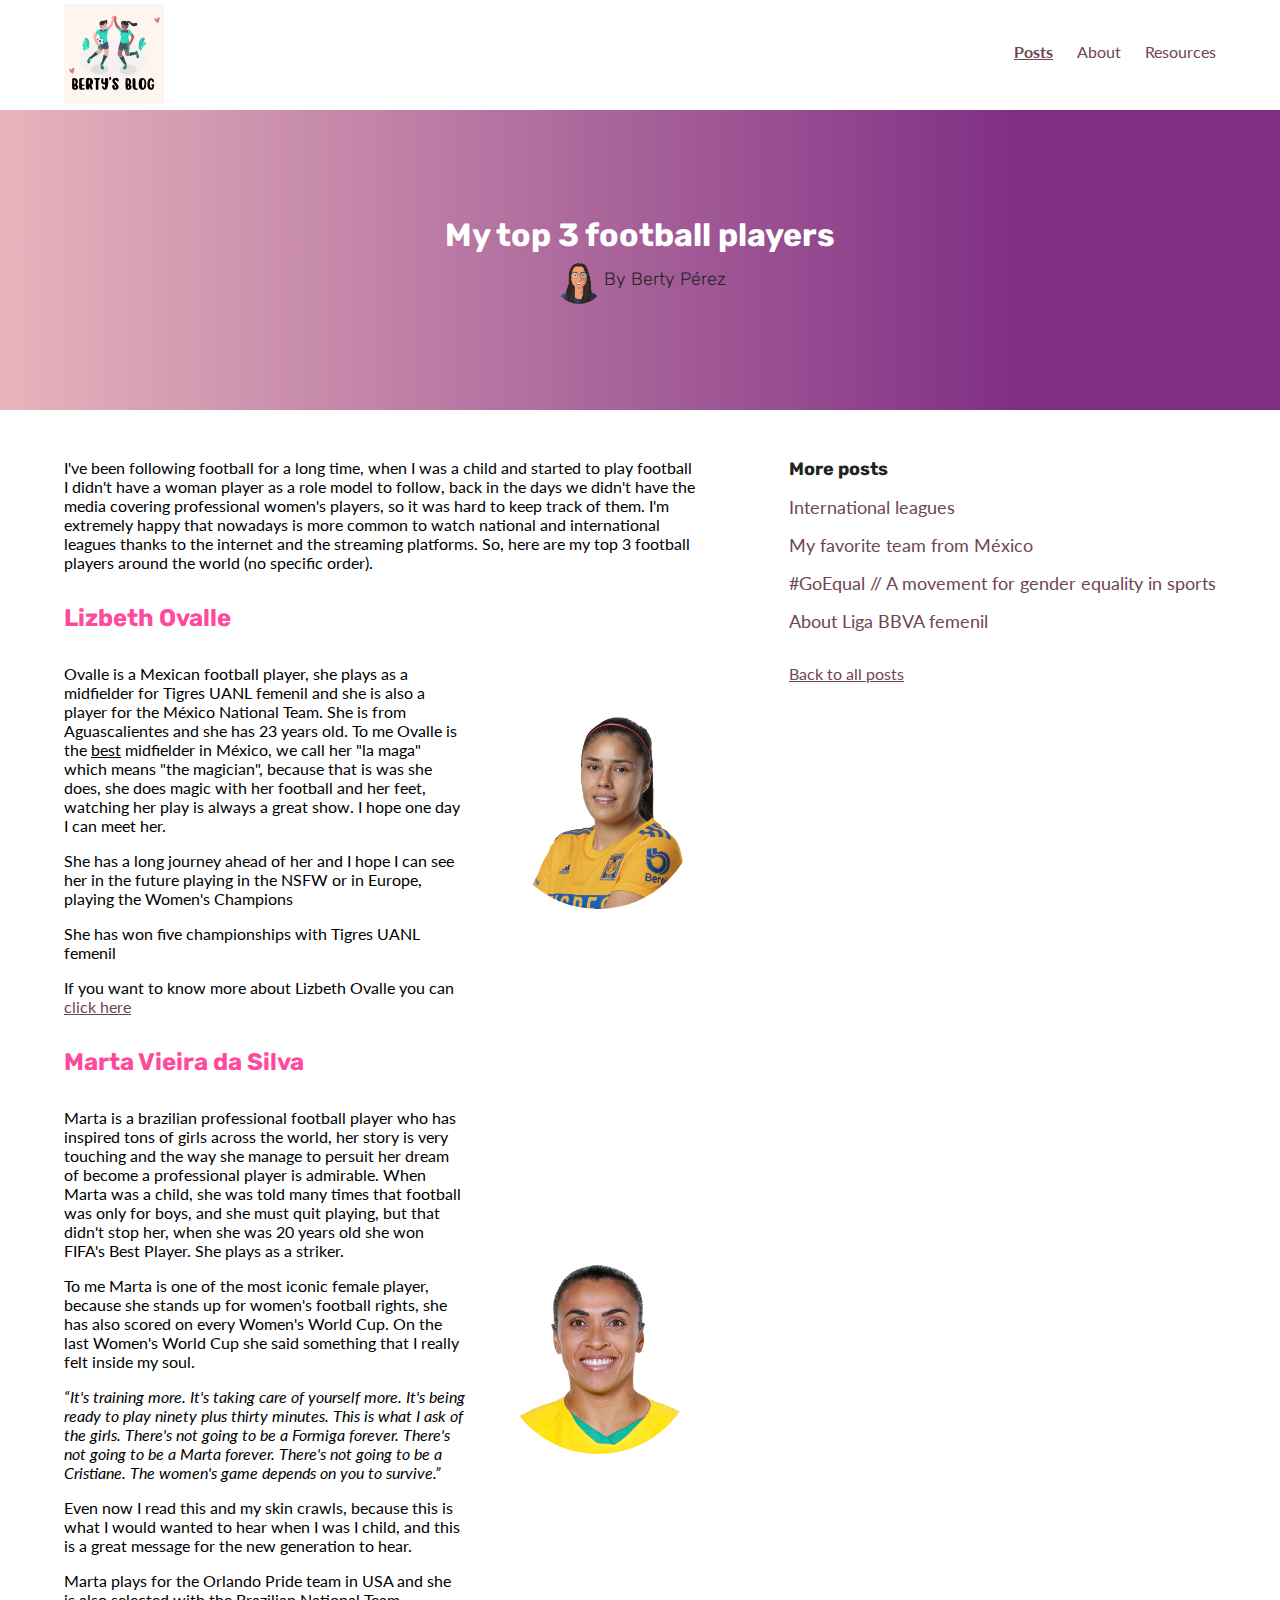
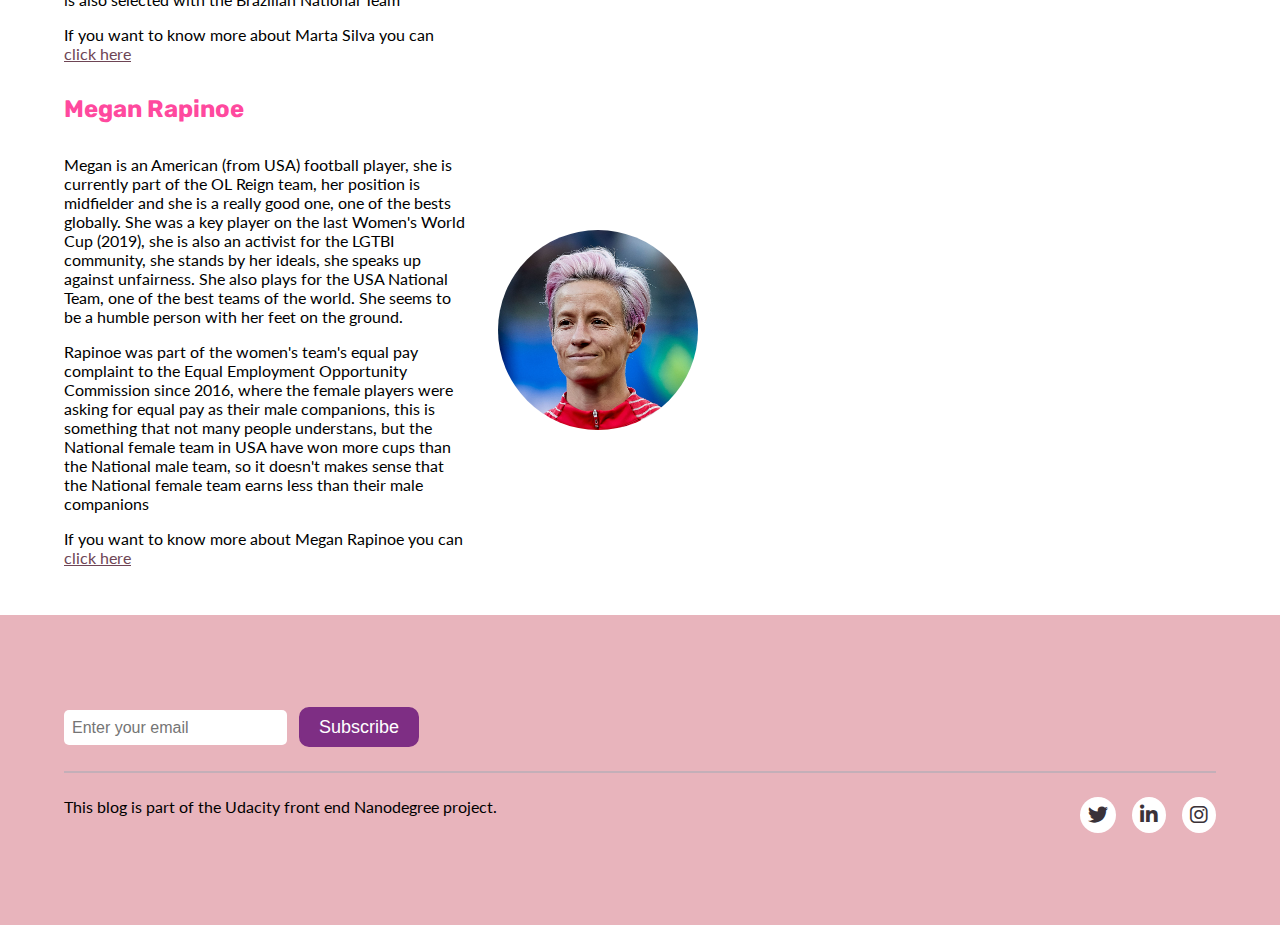
<file: single-posts/top-three.html>
<!DOCTYPE html>
<html lang="en">

    <head>
        <meta charset="UTF-8">
        <meta http-equiv="X-UA-Compatible" content="IE=edge">
        <meta name="viewport" content="width=device-width, initial-scale=1.0">
        <link rel="preconnect" href="https://fonts.googleapis.com">
        <link rel="preconnect" href="https://fonts.gstatic.com" crossorigin>
        <link rel="preconnect" href="https://fonts.googleapis.com">
        <link rel="preconnect" href="https://fonts.gstatic.com" crossorigin>
        <link
            href="https://fonts.googleapis.com/css2?family=Lato:ital,wght@0,300;0,400;0,700;1,300&family=Rubik:wght@500&display=swap"
            rel="stylesheet">
        <link rel="stylesheet" href="../style.css">
        <link rel="stylesheet" href="https://cdnjs.cloudflare.com/ajax/libs/font-awesome/6.3.0/css/all.min.css">
        <title>Blog</title>
    </head>

    <body>
        <main class="posts-layout">
            <div class="container navbar">
                <a href="../" class="navbar-logo" aria-labelledby="home">
                    <img class="navbar-logo-img" src="../assets/img/Berty's-blog-logo.png" alt="logo">
                </a>
                <div class="navbar-menu">
                    <ul class="navbar-nav">
                        <li class="navbar-item">
                            <a class="navbar-link active" href="../posts.html" aria-labelledby="posts-page">Posts</a>
                        </li>
                        <li class="navbar-item">
                            <a class="navbar-link" href="../about-me.html" aria-labelledby="about-page">About</a>
                        </li>
                        <li class="navbar-item">
                            <a class="navbar-link" href="../resources.html" aria-labelledby="resources-page">Resources</a>
                        </li>
                    </ul>
                </div>
            </div>

            <header class="hero-single-posts">
                <div class="container hero-h-100">
                    <h1 class="to-white mb-0">My top 3 football players</h1>
                    <div class="author-container">
                        <img class="thumbnail" src="../assets/img/Berty.png" alt="author-thumbnail">
                        <h3 class="mb-0">By Berty Pérez</h3>
                    </div>
                </div>
            </header>

            <section class="content content--posts container mt-48 mb-48">
                <div class="posts-content">
                    <p>I've been following football for a long time, when I was a child and started to play football I
                        didn't have a woman player as a role model to follow, back in the days we didn't have the media
                        covering professional women's players, so it was hard to keep track of them. I'm extremely happy
                        that nowadays is more common to watch national and international leagues thanks to the
                        internet and the streaming platforms. So, here are my top 3 football players around the world
                        (no specific order).
                    </p>
                    <div class="grid-col-2-md mt-32">
                        <div class="grid-group-one">
                            <h2>Lizbeth Ovalle</h2>
                            <p>Ovalle is a Mexican football player, she plays as a midfielder for Tigres UANL femenil
                                and she is
                                also a player for the México National Team. She is from Aguascalientes and she has 23
                                years old.
                                To me Ovalle is the <span class="underline">best</span> midfielder in México, we call
                                her "la
                                maga"
                                which means "the magician", because that is was she does, she does magic with her
                                football and her feet, watching her play is always a great show. I hope one day I can
                                meet her.
                            </p>
                            <p>She has a long journey ahead of her and I hope I can see her in the future playing in the
                                NSFW or in Europe, playing the Women's Champions</p>
                            <p>She has won five championships with Tigres UANL femenil</p>
                            <p>If you want to know more about Lizbeth Ovalle you can <a
                                    href="https://www.tigres.com.mx/en/plantel_femenil/lizbeth-jackie-ovalle-munoz/"
                                    target="_blank" aria-labelledby="more-info-link">click here</a>
                            </p>
                        </div>
                        <div class="grid-group-two">
                            <img class="player-card" src="../assets/img/MEXSPORT_A22C23_14JacquelineOvalle0008.jpg"
                                alt="lizbeth-ovalle-img">
                        </div>
                    </div>
                    <div class="grid-col-2-md mt-32">
                        <div class="grid-group-one">
                            <h2>Marta Vieira da Silva</h2>
                            <p>Marta is a brazilian professional football player who has inspired tons of girls across
                                the world, her story is very touching and the way she manage to persuit her dream of
                                become a professional player is admirable. When Marta was a child, she was told many
                                times that football was only for boys, and she must quit playing, but that didn't stop
                                her, when she was 20 years old she won FIFA's Best Player. She plays as a striker.
                            </p>
                            <p>To me Marta is one of the most iconic female player, because she stands up for women's
                                football rights, she has also scored on every Women's World Cup. On the last Women's
                                World Cup she said something that I really felt inside my soul.</p>
                            <p> <cite>
                                    “It's training more. It's taking care of yourself more. It's being ready to play
                                    ninety
                                    plus thirty minutes. This is
                                    what I ask of the girls. There's not going to be a Formiga forever. There's not
                                    going to
                                    be a Marta forever. There's not
                                    going to be a Cristiane. The women's game depends on you to survive.”
                                </cite>
                            </p>
                            <p>Even now I read this and my skin crawls, because this is what I would wanted to hear when
                                I was I child, and this is a great message for the new generation to hear.</p>
                            <p>Marta plays for the Orlando Pride team in USA and she is also selected with the Brazilian
                                National Team</p>
                            <p>If you want to know more about Marta Silva you can <a
                                    href="https://artsandculture.google.com/story/meet-marta-the-record-breaking-brazilian-football-player/UAWxrX7MR4XIfg?hl=en"
                                    target="_blank" aria-labelledby="more-info-link">click
                                    here</a>
                            </p>
                        </div>
                        <div class="grid-group-two">
                            <img class="player-card" src="../assets/img/marta.webp" alt="marta-silva-img">
                        </div>
                    </div>
                    <div class="grid-col-2-md mt-32">
                        <div class="grid-group-one">
                            <h2>Megan Rapinoe</h2>
                            <p>Megan is an American (from USA) football player, she is currently part of the OL Reign
                                team, her position is midfielder and she is a really good one, one of the bests
                                globally. She was a key player on the last Women's World Cup (2019), she is also
                                an activist for the LGTBI community, she stands by her ideals, she speaks up against
                                unfairness. She also plays for the USA National Team, one of the best teams of the
                                world. She seems to be a humble person with her feet on the ground.
                            </p>
                            <p>Rapinoe was part of the women's team's equal pay complaint to the Equal Employment
                                Opportunity Commission since 2016, where the female players were asking for equal pay as
                                their male companions, this is something that not many people understans, but the
                                National female team in USA have won more cups than the National male team, so it
                                doesn't makes sense that the National female team earns less than their male companions
                            </p>
                            <p>If you want to know more about Megan Rapinoe you can <a
                                    href="https://en.wikipedia.org/wiki/Megan_Rapinoe" target="_blank" aria-labelledby="more-info-link">click
                                    here</a>
                            </p>
                        </div>
                        <div class="grid-group-two">
                            <img class="player-card" src="../assets/img/rapione.jpg" alt="megan-rapinoe-img">
                        </div>
                    </div>
                </div>
                <aside class="aside-content">
                    <hr class="sm-visible">
                    <h3>More posts</h3>
                    <div class="more-posts-container">
                        <a href="./leagues.html" aria-labelledby="post-link">International leagues</a>
                        <a href="https://www.tigres.com.mx/en/tigres-femenil/team/" target="_blank" aria-labelledby="post-link">My favorite team
                            from México</a>
                        <a href="http://chico-medeiros.com/project/goequal" target="_blank" aria-labelledby="post-link">#GoEqual // A movement
                            for
                            gender equality in sports</a>
                        <a href="https://es.wikipedia.org/wiki/Primera_Divisi%C3%B3n_Femenil_de_M%C3%A9xico" target="_blank"
                            aria-labelledby="post-link">About Liga
                            BBVA
                            femenil</a>
                    </div>
                    <div class="back-container mt-32 mb-32">
                        <a href="../posts.html" aria-labelledby="go-back-link">Back to all posts</a>
                    </div>
                    <hr class="sm-visible">
                </aside>
            </section>

            <footer class="footer">
                <div class="container footer-content">
                    <form action="">
                        <input type=" text" placeholder="Enter your email">
                        <button>Subscribe</button>
                    </form>
                    <hr>
                    <div class="footer-info flex-container-wrap">
                        <p>This blog is part of the Udacity front end Nanodegree project.</p>
                        <div class="social-icons flex-container-wrap gap-16">
                            <a class="social-link" href="https://twitter.com/" target="_blank" aria-labelledby="twitter-link"><i
                                    class="fa-brands fa-twitter"></i></a>
                            <a class="social-link" href="https://www.linkedin.com/in/bertycpe/" target="_blank" aria-labelledby="linkedin-link"><i
                                    class="fa-brands fa-linkedin-in"></i></a>
                            <a class="social-link" href="https://www.instagram.com" target="_blank" aria-labelledby="instagram-link"><i
                                    class="fa-brands fa-instagram"></i></a>
                        </div>
                    </div>
                </div>

            </footer>
        </main>
    </body>

</html>
</file>
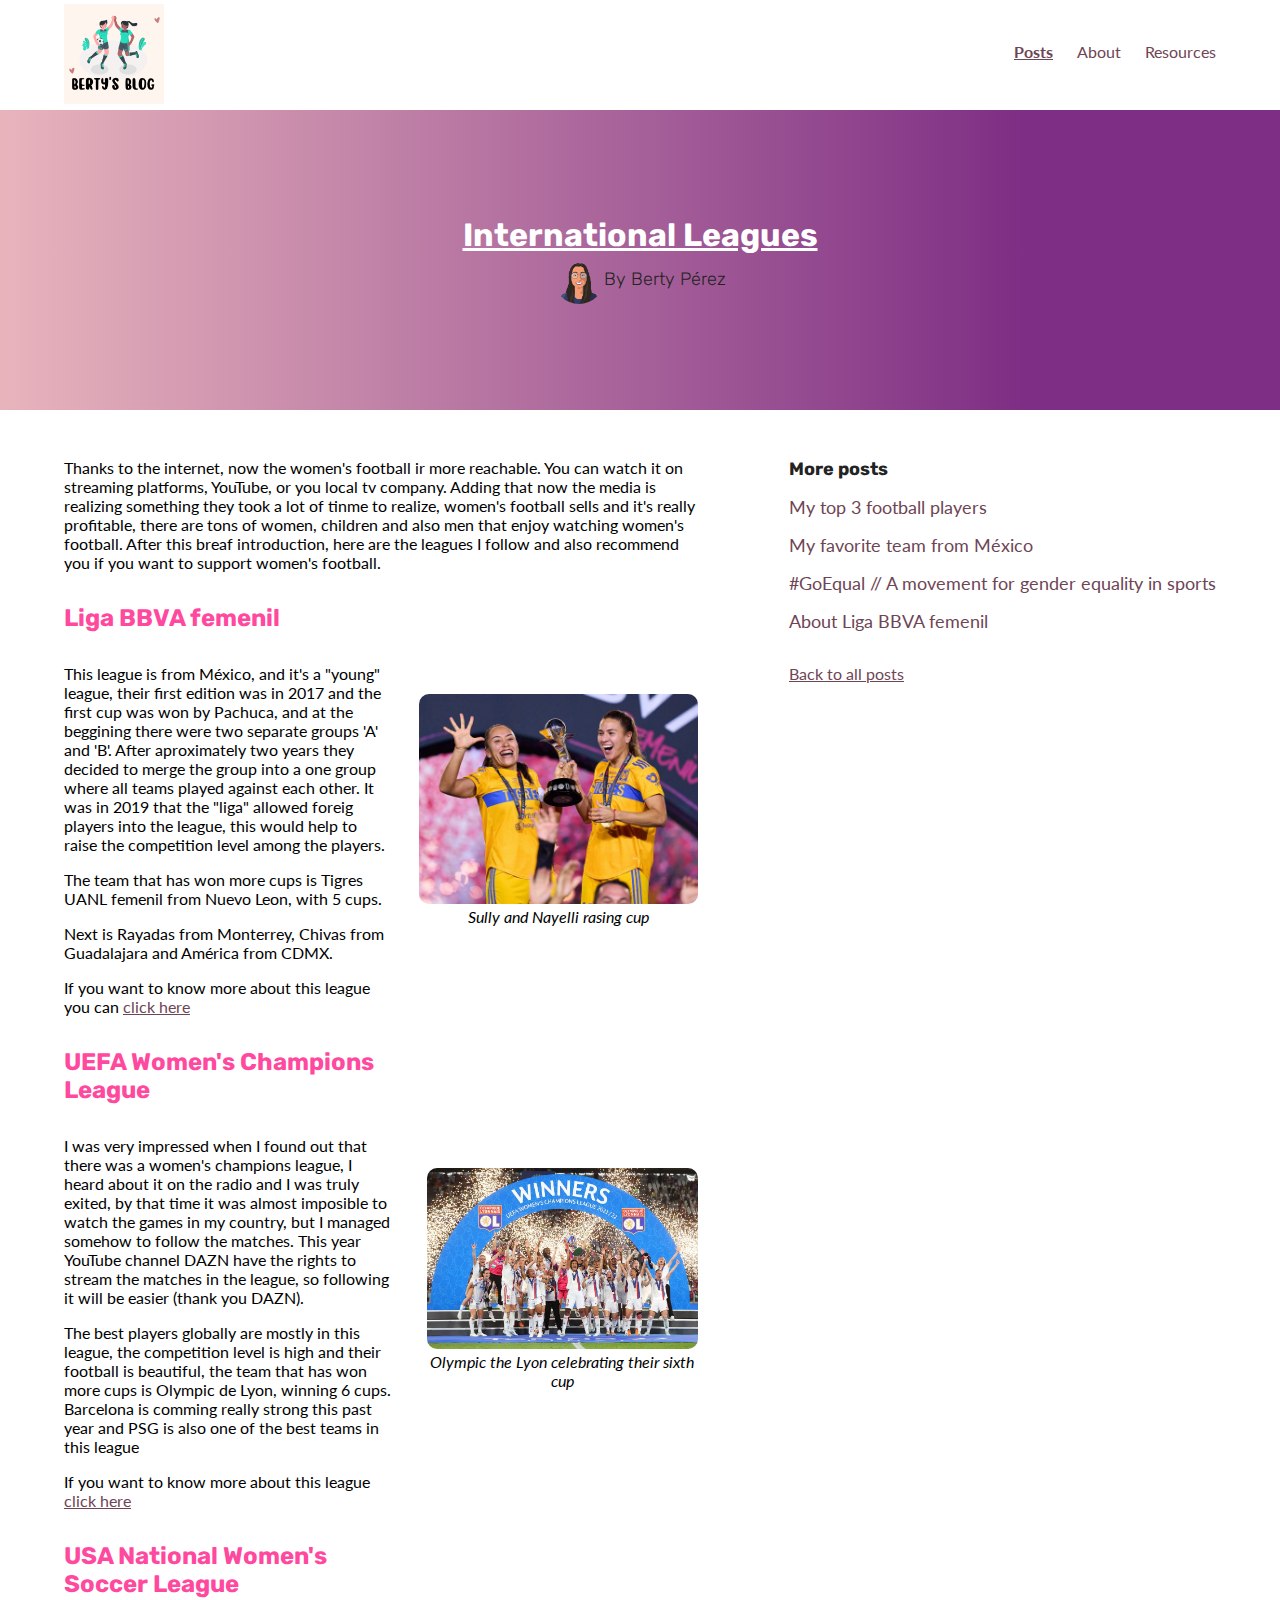
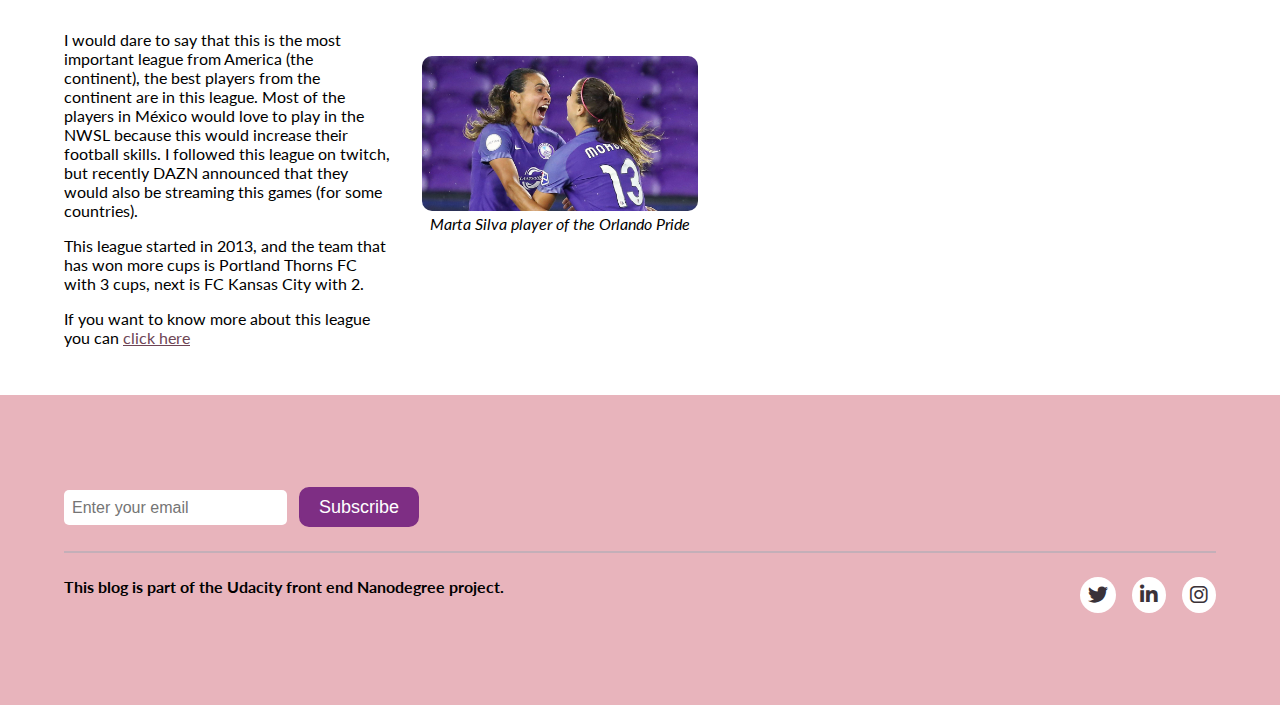
<file: html/single-posts/leagues.html>
<!DOCTYPE html>
<html lang="en">

    <head>
        <meta charset="UTF-8">
        <meta http-equiv="X-UA-Compatible" content="IE=edge">
        <meta name="viewport" content="width=device-width, initial-scale=1.0">
        <link rel="preconnect" href="https://fonts.googleapis.com">
        <link rel="preconnect" href="https://fonts.gstatic.com" crossorigin>
        <link rel="preconnect" href="https://fonts.googleapis.com">
        <link rel="preconnect" href="https://fonts.gstatic.com" crossorigin>
        <link
            href="https://fonts.googleapis.com/css2?family=Lato:ital,wght@0,300;0,400;0,700;1,300&family=Rubik:wght@500&display=swap"
            rel="stylesheet">
        <link rel="stylesheet" href="/css/style.css">
        <link rel="stylesheet" href="https://cdnjs.cloudflare.com/ajax/libs/font-awesome/6.3.0/css/all.min.css">
        <title>Blog</title>
    </head>

    <body>
        <main class="posts-layout">
            <div class="container navbar">
                <a href="/" class="navbar-logo" aria-labelledby="home">
                    <img class="navbar-logo-img" src="/assets/img/Berty's-blog-logo.png" alt="logo">
                </a>
                <div class="navbar-menu">
                    <ul class="navbar-nav">
                        <li class="navbar-item">
                            <a class="navbar-link active" href="../posts.html" aria-labelledby="posts-page">Posts</a>
                        </li>
                        <li class="navbar-item">
                            <a class="navbar-link" href="../about-me.html" aria-labelledby="about-page">About</a>
                        </li>
                        <li class="navbar-item">
                            <a class="navbar-link" href="../resources.html"
                                aria-labelledby="resources-page">Resources</a>
                        </li>
                    </ul>
                </div>
            </div>

            <header class="hero-single-posts">
                <div class="container hero-h-100">
                    <h1 class="to-white mb-0">International Leagues</h1>
                    <div class="author-container">
                        <img class="thumbnail" src="/assets/img/Berty.png" alt="author-thumbnail">
                        <h3 class="mb-0">By Berty Pérez</h3>
                    </div>
                </div>
            </header>

            <section class="content content--posts container mt-48 mb-48">
                <div class="posts-content">
                    <p>Thanks to the internet, now the women's football ir more reachable. You can watch it on streaming
                        platforms, YouTube, or you local tv company. Adding that now the media is realizing something
                        they took a lot of tinme to realize, women's football sells and it's really profitable, there
                        are tons of women, children and also men that enjoy watching women's football.

                        After this breaf introduction, here are the leagues I follow and also recommend you if you
                        want to support women's football.
                    </p>
                    <div class="grid-col-2-md mt-32">
                        <div class="grid-group-one">
                            <h2>Liga BBVA femenil</h2>
                            <p>This league is from México, and it's a "young" league, their first edition was in
                                2017 and the first cup was won by Pachuca, and at the beggining there were two separate
                                groups 'A' and 'B'. After
                                aproximately two years they decided to merge the group into a one group where all teams
                                played against each other. It was in 2019 that the "liga" allowed foreig players into
                                the league, this would help to raise the competition level among the players.</p>
                            <p>The team that has won more cups is Tigres UANL femenil from Nuevo Leon, with 5 cups.</p>
                            <p>Next is Rayadas from Monterrey, Chivas from Guadalajara and América from CDMX.</p>

                            <p>If you want to know more about this league you can <a
                                    href="https://www.vavel.com/en-us/search?query=Liga%20MX%20Femenil" target="_blank"
                                    aria-labelledby="more-info-link">click here</a>
                            </p>
                        </div>
                        <div class="grid-group-two">
                            <figure>
                                <img class="league-img" src="/assets/img/2856798.jpg" alt="tigres-femenil-img">
                                <figcaption class="italic center">Sully and Nayelli rasing cup</figcaption>
                            </figure>
                        </div>
                    </div>
                    <div class="grid-col-2-md mt-32">
                        <div class="grid-group-one">
                            <h2>
                                UEFA Women's Champions League
                            </h2>
                            <p>I was very impressed when I found out that there was a women's champions league, I heard
                                about it on the radio and I was truly exited, by that time it was almost imposible to
                                watch the games in my country, but I managed somehow to follow the matches. This year
                                YouTube channel DAZN have the rights to stream the matches in the league, so following
                                it will be easier (thank you DAZN).
                            </p>
                            <p>The best players globally are mostly in this league, the competition level is high and
                                their football is beautiful, the team that has won more cups is Olympic de Lyon, winning
                                6 cups. Barcelona is comming really strong this past year and PSG is also one of the
                                best teams in this league</p>
                            <p>If you want to know more about this league <a
                                    href="https://www.uefa.com/womenschampionsleague/" target="_blank"
                                    aria-labelledby="more-info-link">click
                                    here</a>
                            </p>
                        </div>
                        <div class="grid-group-two">
                            <figure>
                                <img class="league-img" src="/assets/img/OL.jpg" alt="OL-img">
                                <figcaption class="italic center">Olympic the Lyon celebrating their sixth cup</figcaption>
                            </figure>
                        </div>
                    </div>
                    <div class="grid-col-2-md mt-32">
                        <div class="grid-group-one">
                            <h2>USA National Women's Soccer League</h2>
                            <p>I would dare to say that this is the most important league from America (the continent),
                                the best players from the continent are in this league. Most of the players in México
                                would love to play in the NWSL because this would increase their football skills. I
                                followed this league on twitch, but recently DAZN announced that they would also be
                                streaming this games (for some countries).
                            </p>
                            <p>This league started in 2013, and the team that has won more cups is Portland Thorns FC
                                with 3 cups, next is FC Kansas City with 2.</p>
                            <p>If you want to know more about this league you can <a href="https://www.nwslsoccer.com/"
                                    target="_blank" aria-labelledby="more-info-link">click
                                    here</a>
                            </p>
                        </div>
                        <div class="grid-group-two">
                            <figure>
                                <img class="league-img" src="/assets/img/matha-and-morgan.jpg" alt="OP-img">
                                <figcaption class="italic center">Marta Silva player of the Orlando Pride</figcaption>
                            </figure>
                        </div>
                    </div>
                </div>
                <aside class="aside-content">
                    <hr class="sm-visible">
                    <h3>More posts</h3>
                    <div class="more-posts-container">
                        <a href="./top-three.html" aria-labelledby="post-link">My top 3 football players</a>
                        <a href="https://www.tigres.com.mx/en/tigres-femenil/team/" target="_blank"
                            aria-labelledby="post-link">My favorite team
                            from México</a>
                        <a href="http://chico-medeiros.com/project/goequal" target="_blank"
                            aria-labelledby="post-link">#GoEqual // A movement
                            for
                            gender equality in sports</a>
                        <a href="https://es.wikipedia.org/wiki/Primera_Divisi%C3%B3n_Femenil_de_M%C3%A9xico"
                            target="_blank" aria-labelledby="post-link">About Liga
                            BBVA
                            femenil</a>
                    </div>
                    <div class="back-container mt-32 mb-32">
                        <a href="/html/posts.html" aria-labelledby="go-back-link">Back to all posts</a>
                    </div>
                    <hr class="sm-visible">
                </aside>
            </section>

            <footer class="footer">
                <div class="container footer-content">
                    <form action="">
                        <input type=" text" placeholder="Enter your email">
                        <button>Subscribe</button>
                    </form>
                    <hr>
                    <div class="footer-info flex-container-wrap">
                        <p class="bold">This blog is part of the Udacity front end Nanodegree project.</p>
                        <div class="social-icons flex-container-wrap gap-16">
                            <a class="social-link" href="https://twitter.com/" target="_blank"
                                aria-labelledby="twitter-link"><i class="fa-brands fa-twitter"></i></a>
                            <a class="social-link" href="https://www.linkedin.com/in/bertycpe/" target="_blank"
                                aria-labelledby="linkedin-link"><i class="fa-brands fa-linkedin-in"></i></a>
                            <a class="social-link" href="https://www.instagram.com" target="_blank"
                                aria-labelledby="instagram-link"><i class="fa-brands fa-instagram"></i></a>
                        </div>
                    </div>
                </div>
            </footer>
        </main>
    </body>

</html>
</file>
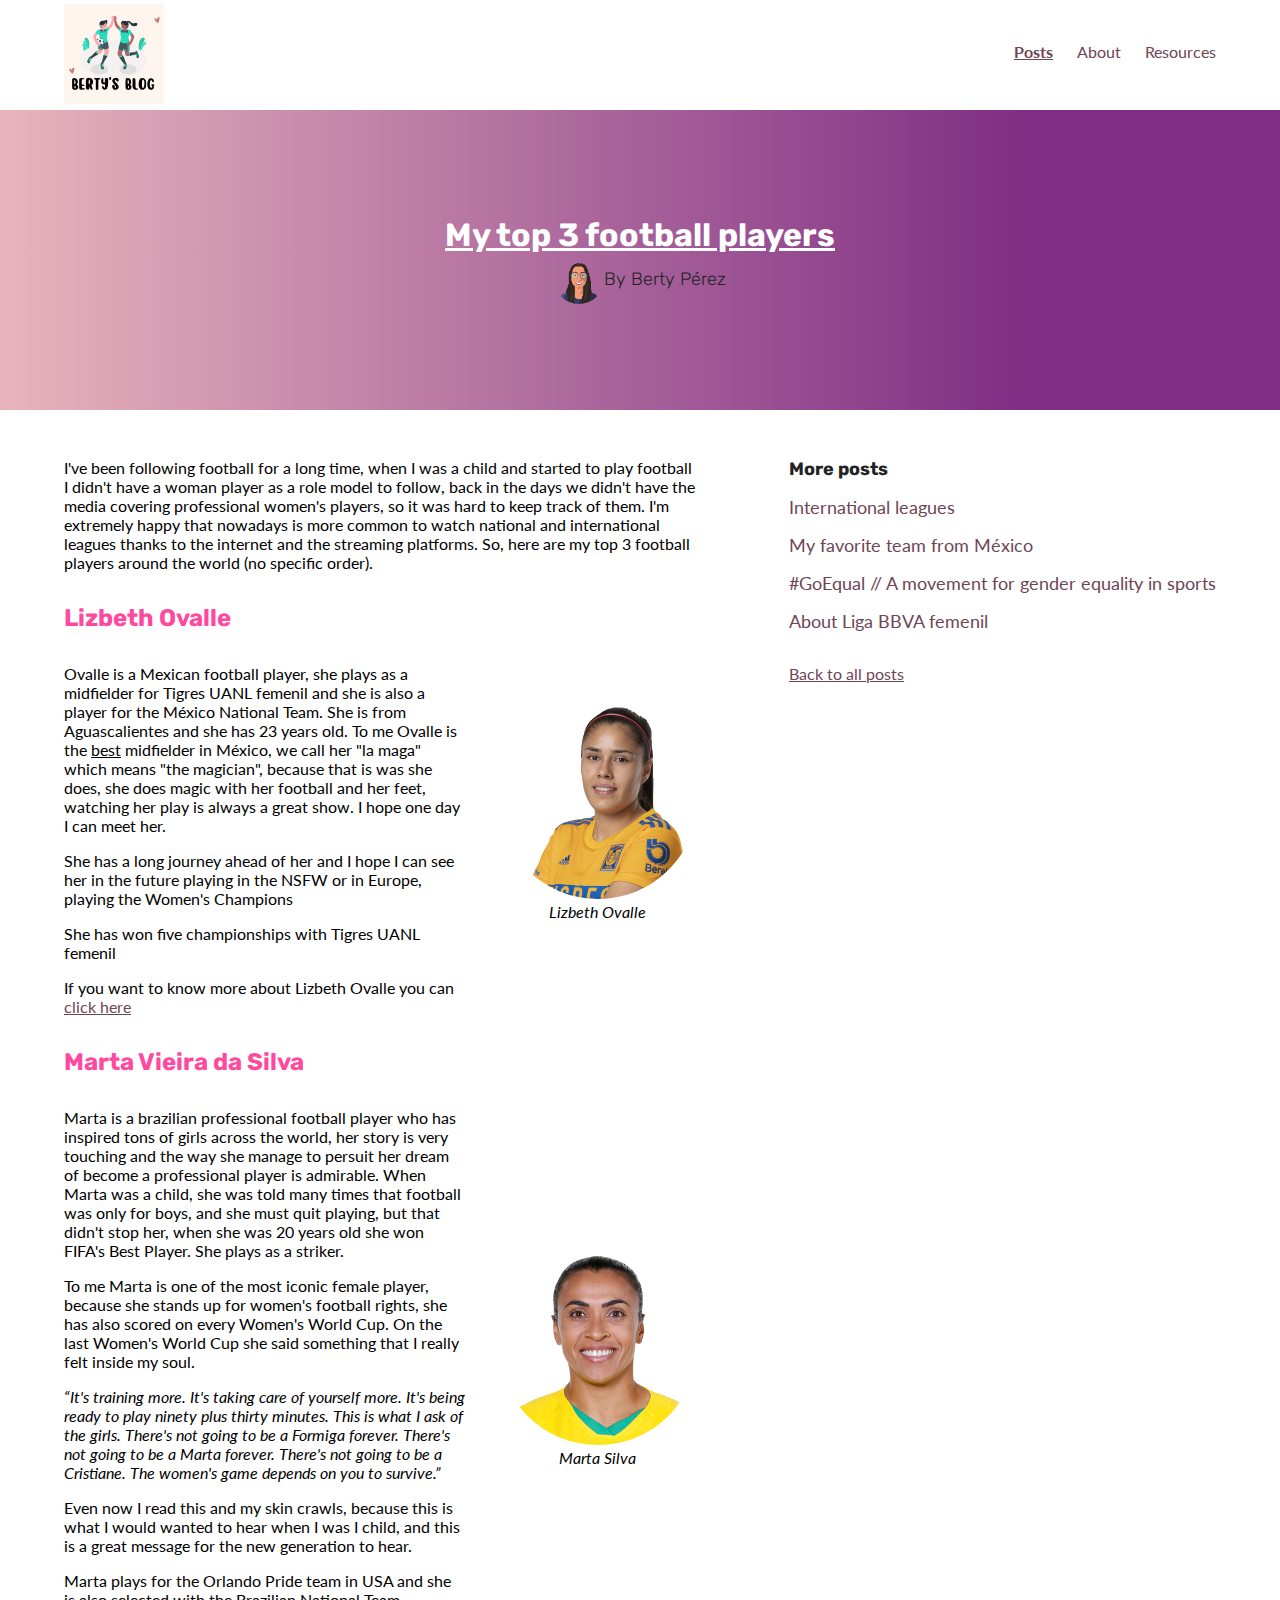
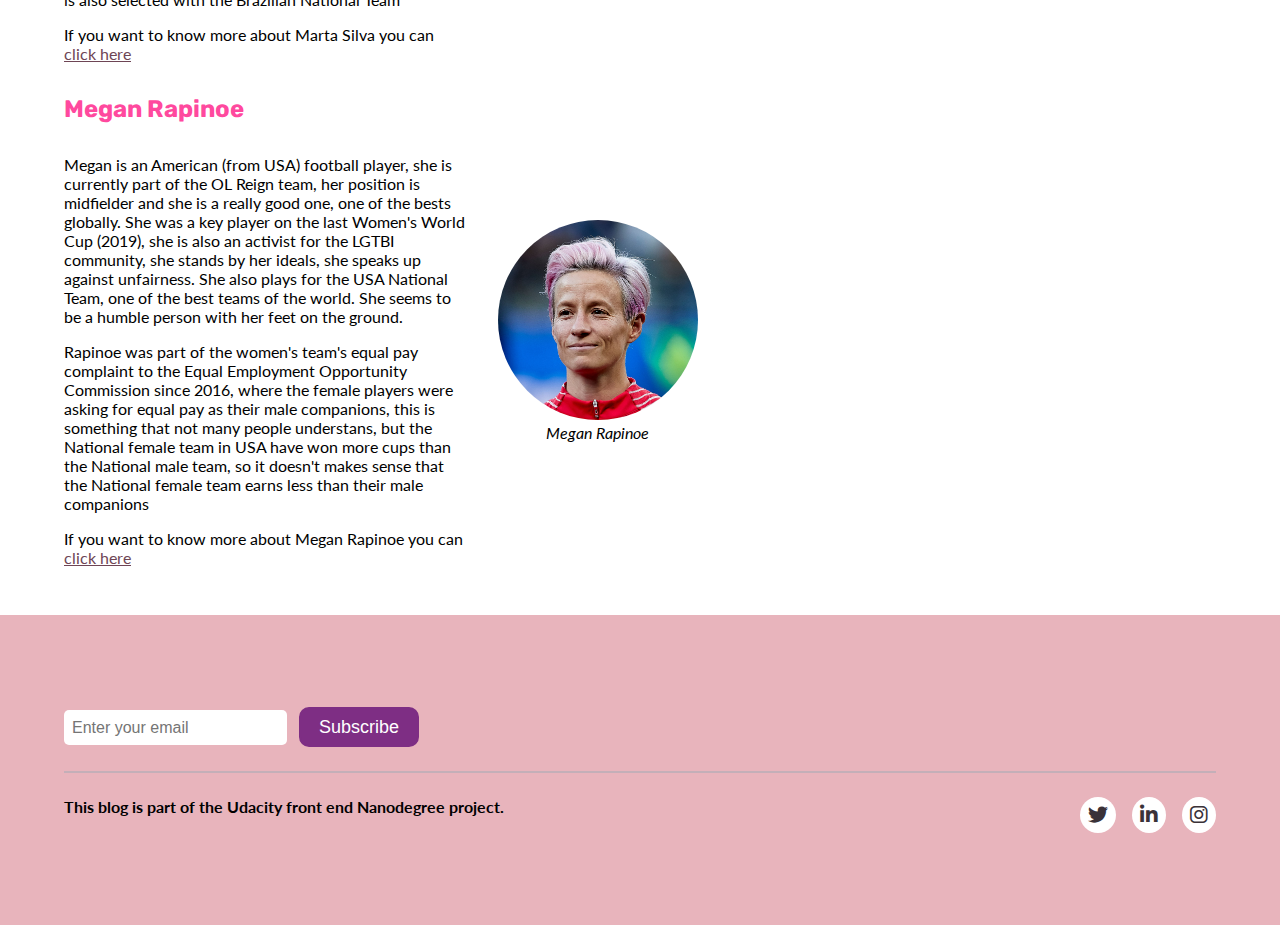
<file: html/single-posts/top-three.html>
<!DOCTYPE html>
<html lang="en">

    <head>
        <meta charset="UTF-8">
        <meta http-equiv="X-UA-Compatible" content="IE=edge">
        <meta name="viewport" content="width=device-width, initial-scale=1.0">
        <link rel="preconnect" href="https://fonts.googleapis.com">
        <link rel="preconnect" href="https://fonts.gstatic.com" crossorigin>
        <link rel="preconnect" href="https://fonts.googleapis.com">
        <link rel="preconnect" href="https://fonts.gstatic.com" crossorigin>
        <link
            href="https://fonts.googleapis.com/css2?family=Lato:ital,wght@0,300;0,400;0,700;1,300&family=Rubik:wght@500&display=swap"
            rel="stylesheet">
        <link rel="stylesheet" href="/css/style.css">
        <link rel="stylesheet" href="https://cdnjs.cloudflare.com/ajax/libs/font-awesome/6.3.0/css/all.min.css">
        <title>Blog</title>
    </head>

    <body>
        <main class="posts-layout">
            <div class="container navbar">
                <a href="/" class="navbar-logo" aria-labelledby="home">
                    <img class="navbar-logo-img" src="/assets/img/Berty's-blog-logo.png" alt="logo">
                </a>
                <div class="navbar-menu">
                    <ul class="navbar-nav">
                        <li class="navbar-item">
                            <a class="navbar-link active" href="../posts.html" aria-labelledby="posts-page">Posts</a>
                        </li>
                        <li class="navbar-item">
                            <a class="navbar-link" href="../about-me.html" aria-labelledby="about-page">About</a>
                        </li>
                        <li class="navbar-item">
                            <a class="navbar-link" href="../resources.html"
                                aria-labelledby="resources-page">Resources</a>
                        </li>
                    </ul>
                </div>
            </div>

            <header class="hero-single-posts">
                <div class="container hero-h-100">
                    <h1 class="to-white mb-0">My top 3 football players</h1>
                    <div class="author-container">
                        <img class="thumbnail" src="/assets/img/Berty.png" alt="author-thumbnail">
                        <h3 class="mb-0">By Berty Pérez</h3>
                    </div>
                </div>
            </header>

            <section class="content content--posts container mt-48 mb-48">
                <div class="posts-content">
                    <p>I've been following football for a long time, when I was a child and started to play football I
                        didn't have a woman player as a role model to follow, back in the days we didn't have the media
                        covering professional women's players, so it was hard to keep track of them. I'm extremely happy
                        that nowadays is more common to watch national and international leagues thanks to the
                        internet and the streaming platforms. So, here are my top 3 football players around the world
                        (no specific order).
                    </p>
                    <div class="grid-col-2-md mt-32">
                        <div class="grid-group-one">
                            <h2>Lizbeth Ovalle</h2>
                            <p>Ovalle is a Mexican football player, she plays as a midfielder for Tigres UANL femenil
                                and she is
                                also a player for the México National Team. She is from Aguascalientes and she has 23
                                years old.
                                To me Ovalle is the <span class="underline">best</span> midfielder in México, we call
                                her "la
                                maga"
                                which means "the magician", because that is was she does, she does magic with her
                                football and her feet, watching her play is always a great show. I hope one day I can
                                meet her.
                            </p>
                            <p>She has a long journey ahead of her and I hope I can see her in the future playing in the
                                NSFW or in Europe, playing the Women's Champions</p>
                            <p>She has won five championships with Tigres UANL femenil</p>
                            <p>If you want to know more about Lizbeth Ovalle you can <a
                                    href="https://www.tigres.com.mx/en/plantel_femenil/lizbeth-jackie-ovalle-munoz/"
                                    target="_blank" aria-labelledby="more-info-link">click here</a>
                            </p>
                        </div>
                        <div class="grid-group-two">
                            <figure>
                                <img class="player-card" src="/assets/img/MEXSPORT_A22C23_14JacquelineOvalle0008.jpg" alt="lizbeth-ovalle-img">
                                <figcaption class="italic center">Lizbeth Ovalle</figcaption>
                            </figure>
                        </div>
                    </div>
                    <div class="grid-col-2-md mt-32">
                        <div class="grid-group-one">
                            <h2>Marta Vieira da Silva</h2>
                            <p>Marta is a brazilian professional football player who has inspired tons of girls across
                                the world, her story is very touching and the way she manage to persuit her dream of
                                become a professional player is admirable. When Marta was a child, she was told many
                                times that football was only for boys, and she must quit playing, but that didn't stop
                                her, when she was 20 years old she won FIFA's Best Player. She plays as a striker.
                            </p>
                            <p>To me Marta is one of the most iconic female player, because she stands up for women's
                                football rights, she has also scored on every Women's World Cup. On the last Women's
                                World Cup she said something that I really felt inside my soul.</p>
                            <blockquote cite="https://www.newyorker.com/sports/sporting-scene/world-cup-2019-theres-not-going-to-be-a-marta-forever" class="italic">
                                    “It's training more. It's taking care of yourself more. It's being ready to play
                                    ninety
                                    plus thirty minutes. This is
                                    what I ask of the girls. There's not going to be a Formiga forever. There's not
                                    going to
                                    be a Marta forever. There's not
                                    going to be a Cristiane. The women's game depends on you to survive.”
                            </blockquote>
                            
                            <p>Even now I read this and my skin crawls, because this is what I would wanted to hear when
                                I was I child, and this is a great message for the new generation to hear.</p>
                            <p>Marta plays for the Orlando Pride team in USA and she is also selected with the Brazilian
                                National Team</p>
                            <p>If you want to know more about Marta Silva you can <a
                                    href="https://artsandculture.google.com/story/meet-marta-the-record-breaking-brazilian-football-player/UAWxrX7MR4XIfg?hl=en"
                                    target="_blank" aria-labelledby="more-info-link">click
                                    here</a>
                            </p>
                        </div>
                        <div class="grid-group-two">
                            <figure>
                                <img class="player-card" src="/assets/img/marta.webp" alt="marta-silva-img">
                                <figcaption class="italic center">Marta Silva</figcaption>
                                </figure>
                        </div>
                    </div>
                    <div class="grid-col-2-md mt-32">
                        <div class="grid-group-one">
                            <h2>Megan Rapinoe</h2>
                            <p>Megan is an American (from USA) football player, she is currently part of the OL Reign
                                team, her position is midfielder and she is a really good one, one of the bests
                                globally. She was a key player on the last Women's World Cup (2019), she is also
                                an activist for the LGTBI community, she stands by her ideals, she speaks up against
                                unfairness. She also plays for the USA National Team, one of the best teams of the
                                world. She seems to be a humble person with her feet on the ground.
                            </p>
                            <p>Rapinoe was part of the women's team's equal pay complaint to the Equal Employment
                                Opportunity Commission since 2016, where the female players were asking for equal pay as
                                their male companions, this is something that not many people understans, but the
                                National female team in USA have won more cups than the National male team, so it
                                doesn't makes sense that the National female team earns less than their male companions
                            </p>
                            <p>If you want to know more about Megan Rapinoe you can <a
                                    href="https://en.wikipedia.org/wiki/Megan_Rapinoe" target="_blank"
                                    aria-labelledby="more-info-link">click
                                    here</a>
                            </p>
                        </div>
                        <div class="grid-group-two">
                            <figure>
                                <img class="player-card" src="/assets/img/rapione.jpg" alt="megan-rapinoe-img">
                                <figcaption class="italic center">Megan Rapinoe</figcaption>
                                </figure>
                        </div>
                    </div>
                </div>
                <aside class="aside-content">
                    <hr class="sm-visible">
                    <h3>More posts</h3>
                    <div class="more-posts-container">
                        <a href="./leagues.html" aria-labelledby="post-link">International leagues</a>
                        <a href="https://www.tigres.com.mx/en/tigres-femenil/team/" target="_blank"
                            aria-labelledby="post-link">My favorite team
                            from México</a>
                        <a href="http://chico-medeiros.com/project/goequal" target="_blank"
                            aria-labelledby="post-link">#GoEqual // A movement
                            for
                            gender equality in sports</a>
                        <a href="https://es.wikipedia.org/wiki/Primera_Divisi%C3%B3n_Femenil_de_M%C3%A9xico"
                            target="_blank" aria-labelledby="post-link">About Liga
                            BBVA
                            femenil</a>
                    </div>
                    <div class="back-container mt-32 mb-32">
                        <a href="/html/posts.html" aria-labelledby="go-back-link">Back to all posts</a>
                    </div>
                    <hr class="sm-visible">
                </aside>
            </section>

            <footer class="footer">
                <div class="container footer-content">
                    <form action="">
                        <input type=" text" placeholder="Enter your email">
                        <button>Subscribe</button>
                    </form>
                    <hr>
                    <div class="footer-info flex-container-wrap">
                        <p class="bold">This blog is part of the Udacity front end Nanodegree project.</p>
                        <div class="social-icons flex-container-wrap gap-16">
                            <a class="social-link" href="https://twitter.com/" target="_blank"
                                aria-labelledby="twitter-link"><i class="fa-brands fa-twitter"></i></a>
                            <a class="social-link" href="https://www.linkedin.com/in/bertycpe/" target="_blank"
                                aria-labelledby="linkedin-link"><i class="fa-brands fa-linkedin-in"></i></a>
                            <a class="social-link" href="https://www.instagram.com" target="_blank"
                                aria-labelledby="instagram-link"><i class="fa-brands fa-instagram"></i></a>
                        </div>
                    </div>
                </div>

            </footer>
        </main>
    </body>

</html>
</file>
<file: css/style.css>
@import "./menu.css";
@import "./utilities.css";
@import "./footer.css";

:root {
    /* Fonts */
    --titleFont: 'Rubik', sans-serif;
    --textFont: 'Lato', sans-serif;

    /*Colors*/
    --titleH1: #3a3238;
    --titleH2: #FF499E;
    --footer : #e8b4bc;
    --anchor: #6e4555;
    --cardBg: #A2ABB5;
    --button : #7e2e84;
    --black: #232323;
    --white: #ffffff;
}

html {
    font-size: 62.5%; /*10 px = 1rem */
}

body {
    font-size: 16px;
    font-size: 1.6rem;
    font-family: var(--textFont);
        /* transition: all 0.3s ease-in-out; */
    /* background-color: var(--orchid); */
}

* {
    box-sizing: border-box;
    margin: 0;
    padding: 0;
}

h1, h2, h3 {
    font-family: var(--titleFont);
}

h1 {
    font-size: 3.2rem;
    margin-bottom: 6.4rem;
    color: var(--titleH1);
    text-decoration: underline;
}

h2 {
    font-size: 2.4rem;
    margin-bottom: 3.2rem;
    color: var(--titleH2);
}

h3 {
    font-size: 1.8rem; 
    margin-bottom: 1.6rem;
    color: var(--black);
}

p, blockquote {
    margin-bottom: 1.6rem;
    font-family: var(--textFont);
    font-weight: 400;
}

p:last-child {
    margin-bottom: unset;
}

a {
    color: var(--anchor);
}

ul {
    margin-left: 1.6rem;

}

ol {
    margin-bottom: 1.6rem;
    margin-left: 1.6rem;
}

li {
    margin-bottom: 0.8rem;
}

li:last-child {
    margin-bottom: unset;
}

img {
    max-width: 100%;
    height: auto;
    object-fit: cover;
}

button {
    background-color: var(--button);
    border: 2px solid var(--button);
    box-shadow: none;
    width: 120px;
    height: 40px;
    border-radius: 10px;
    color: var(--white);
    font-weight: 400;
    font-size: 1.8rem;
    cursor: pointer;
}

button:hover {
    background-color: var(--footer);
    color: var(--button);
    border: 2px solid (--button);
    transition: all 0.2s ease-in;
}

/* HERO */ 

.hero-bg {
    grid-area: hero;
    width: 100%;
    height: 100%;
    background-position: center;
    background-size: cover;
    background-repeat: no-repeat;
}

@media screen and (min-width: 768px) {
    .hero-bg {
        background-size: contain;
        background-repeat: repeat;
    }
}

.hero-bg--home {
    background-image: url(../assets/img/hero.jpg);
}

.hero-bg--about {
    background-image: url(../assets/img/5700178.jpg);
}

.hero-bg--posts {
    background-image: url(../assets/img/5570642.jpg);
}

.hero-single-posts {
    grid-area: hero;
    height: 300px;
    background: linear-gradient(90deg, rgba(232,180,188,1) 0%, rgba(126,46,132,1) 80%);
}

.hero-h-100 {
    height: 100%;
    display: flex;
    flex-flow: column;
    align-items: start;
    justify-content: center;
}

@media screen and (min-width: 768px) {
    .hero-h-100 {
        align-items: center;
    }
}

/* HOME */

.card {
    flex-basis: 100%;
    position: relative;
}

.card-img {
    border-radius: 25px;
}

.card-img img {
    border-radius: 25px;
}

@media screen and (min-width: 768px) {
    .card {
        flex-basis: calc(50% - 1.6rem);
    }

    .card-img img {
        width: 100%;
        height: 432px;
    }
}

@media screen and (min-width: 1024px) {
    .card {
        flex-basis: calc(33.33% - 1.6rem);
    }
}

.card-info {
    text-align: center;
    position: absolute;
    bottom: 0;
    left: 0;
    -webkit-backdrop-filter: blur(20px);
    backdrop-filter: blur(20px);
    width: 100%;
    border-top: solid 1px var(--cardBg);
    border-bottom-left-radius: 25px;
    border-bottom-right-radius: 25px;
}

.card-info h3 {
    margin-bottom: unset;
    padding: 2.4rem 0;
}

.card-info a {
    text-decoration: none;
}

.card-info a:hover {
    text-decoration: underline;
    color: var(--white);
}

/* RESOURCES */

.resource-link {
    border: solid 1px var(--button);
    padding: 0.4rem 1rem;
    border-radius: 25px;
    text-decoration: none;
    font-weight: 400;
    background-color: rgba(126, 46, 132, 0.1);
    color: var(--black);
}

/* POSTS */

.content--posts {
    display: grid;
    grid-template-columns: 1fr;
    grid-template-rows: 1fr;
    grid-template-areas: 
    "posts-content"
    "aside-content";
}

@media screen and (min-width: 768px) {
    .content--posts {
        display: grid;
        grid-template-columns: 55% 40%;
        grid-template-rows: 1fr;
        grid-template-areas: 
        "posts-content aside-content";
        gap: 5%;
    }
}

.posts-content {
    grid-area: posts-content;
}

.aside-content {
    grid-area: aside-content;
    justify-self: right;
}

@media screen and (max-width: 767px) {

    .aside-content {
        margin-top: 4.8rem;
    }

    .aside-content h3 {
        margin-top: 3.2rem;
    }

    .more-posts-container {
        margin-bottom: 3.2rem;
    }
}

.player-card {
    width: 200px;
    height: 200px;
    object-fit: cover;
    object-position: top;
    border-radius: 50%;
}

.grid-col-2-md {
    display: grid;
    grid-template-columns: 1fr;
    grid-template-rows: auto;
    grid-template-areas: 
    "group-one"
    "group-two";
    align-items: center;
}

@media screen and (min-width: 768px) {
    .grid-col-2-md {
        grid-template-columns: auto;
        grid-template-areas: 
        "group-one group-two";
        gap: 3.2rem;
    }
}

.grid-group-one {
    grid-area: group-one;
}

.grid-group-two {
    grid-area: group-two;
}

@media screen and (max-width: 767px) {
    .grid-group-one {
        margin-bottom: 1.6rem;
    }
}

.more-posts-container {
    display: flex;
    flex-flow: column;
}

.more-posts-container a {
    text-decoration: none;
    margin-bottom: 1.6rem;
    font-size: 1.8rem;
}

.more-posts-container a:last-child {
    margin-bottom: unset;
}

.more-posts-container a:hover {
    text-decoration: underline;
}

.author-container {
    display: flex;
    align-items: center;
}

.author-container h3 {
    font-weight: 300;
}

.thumbnail {
    width: 50px;
    height: 50px;
    object-fit: cover;
    border-radius: 50%;
}

.sm-visible {
    display: block;
}

@media screen and (min-width: 768px) {
    .sm-visible {
        display: none;
    }
}

.league-img {
    border-radius: 10px;
    width: 400px;
}
</file>
<file: style.css>
:root {
    /* Fonts */
    --titleFont: 'Rubik', sans-serif;
    --textFont: 'Lato', sans-serif;

    /*Colors*/
    --titleH1: #3a3238;
    --titleH2: #FF499E;
    --footer : #e8b4bc;
    --anchor: #6e4555;
    --cardBg: #A2ABB5;
    --button : #7e2e84;
    --black: #232323;
    --white: #ffffff;
}

html {
    font-size: 62.5%; /*10 px = 1rem */
}

body {
    font-size: 16px;
    font-size: 1.6rem;
    font-family: var(--textFont);
        /* transition: all 0.3s ease-in-out; */
    /* background-color: var(--orchid); */
}

* {
    box-sizing: border-box;
    margin: 0;
    padding: 0;
}

h1, h2, h3 {
    font-family: var(--titleFont);
}

h1 {
    font-size: 3.2rem;
    margin-bottom: 6.4rem;
    color: var(--titleH1);
}

h2{
    font-size: 2.4rem;
    margin-bottom: 3.2rem;
    color: var(--titleH2);
}

h3 {
    font-size: 1.8rem; 
    margin-bottom: 1.6rem;
    color: var(--black);
}

p {
    margin-bottom: 1.6rem;
    font-family: var(--textFont);
    font-weight: 400;
}

p:last-child {
    margin-bottom: unset;
}

a {
    color: var(--anchor);
}

ul {
    margin-left: 1.6rem;

}

ol {
    margin-bottom: 1.6rem;
    margin-left: 1.6rem;
}

li {
    margin-bottom: 0.8rem;
}

li:last-child {
    margin-bottom: unset;
}

img {
    max-width: 100%;
    height: auto;
    object-fit: cover;
}

button {
    background-color: var(--button);
    border: 2px solid var(--button);
    box-shadow: none;
    width: 120px;
    height: 40px;
    border-radius: 10px;
    color: var(--white);
    font-weight: 400;
    font-size: 1.8rem;
    cursor: pointer;
}

button:hover {
    background-color: var(--footer);
    color: var(--button);
    border: 2px solid (--button);
    transition: all 0.2s ease-in;
}

/* UTILITIES */

.container {
    max-width: 1440px;
    width: 90%;
    margin: 0 auto;
}

.main-layout {
    display: grid;
    grid-template-columns: 1fr;
    grid-template-rows: 110px 300px auto 310px;
    grid-template-areas: 
    "menu"
    "hero"
    "content"
    "footer";
    overflow: hidden;
}

@media screen and (min-width: 768px) {
    .main-layout {
        grid-template-rows: 110px 300px auto 180px;
    }
}

@media screen and (min-width: 1440px) {
    .main-layout {
        grid-template-rows: 110px 500px auto 180px;
    }
}

.mb-0 {
    margin-bottom: 0;
}

.mt-32 {
    margin-top: 3.2rem;
}

.mb-32 {
    margin-bottom: 3.2rem;
}

.mt-48{
    margin-top: 4.8rem;
}

.mb-48 {
    margin-bottom: 4.8rem;
}

.posts-layout {
    display: grid;
    grid-template-columns: 1fr;
    grid-template-rows: 110px 300px auto 310px;
    grid-template-areas: 
    "menu"
    "hero"
    "content"
    "footer";
    overflow: hidden;
}

.flex-container-wrap {
    display: flex;
    flex-wrap: wrap;
}

.flex-center-center {
    align-items: center;
    justify-content: center;
}

.gap-16 {
    gap: 1.6rem;
}

.to-white {
    color: var(--white);
}

.content {
    grid-area: content;
}

.underline {
    text-decoration: underline;
}

/* NAVBAR */

.navbar {
    grid-area: menu;
    display: flex;
    justify-content: space-between;
    align-items: center;
}

.navbar-logo-img {
    width: 100px;
    object-position: center;
}

.navbar-nav {
    display: flex;
    gap: 2.4rem;
    list-style: none;
}

.navbar-link {
    text-decoration: none;
}

.navbar-link:hover {
    text-decoration: underline;
}

.navbar-link.active {
    font-weight: 700;
    text-decoration: underline;
}

/* HERO */ 

.hero-bg {
    grid-area: hero;
    width: 100%;
    height: 100%;
    background-position: center;
    background-size: cover;
    background-repeat: no-repeat;
}

@media screen and (min-width: 768px) {
    .hero-bg {
        background-size: contain;
        background-repeat: repeat;
    }
}

.hero-bg--home {
    background-image: url(./assets/img/hero.jpg);
}

.hero-bg--about {
    background-image: url(./assets/img/5700178.jpg);
}

.hero-bg--posts {
    background-image: url(./assets/img/5570642.jpg);
}

.hero-single-posts {
    grid-area: hero;
    height: 300px;
    background: linear-gradient(90deg, rgba(232,180,188,1) 0%, rgba(126,46,132,1) 80%);
}

.hero-h-100 {
    height: 100%;
    display: flex;
    flex-flow: column;
    align-items: start;
    justify-content: center;
}

@media screen and (min-width: 768px) {
    .hero-h-100 {
        align-items: center;
    }
}

/* HOME */

.card {
    flex-basis: 100%;
    position: relative;
}

.card-img {
    border-radius: 25px;
}

.card-img img {
    border-radius: 25px;
}

@media screen and (min-width: 768px) {
    .card {
        flex-basis: calc(50% - 1.6rem);
    }

    .card-img img {
        width: 100%;
        height: 432px;
    }
}

@media screen and (min-width: 1024px) {
    .card {
        flex-basis: calc(33.33% - 1.6rem);
    }
}

.card-info {
    text-align: center;
    position: absolute;
    bottom: 0;
    left: 0;
    -webkit-backdrop-filter: blur(20px);
    backdrop-filter: blur(20px);
    width: 100%;
    border-top: solid 1px var(--cardBg);
    border-bottom-left-radius: 25px;
    border-bottom-right-radius: 25px;
}

.card-info h3 {
    margin-bottom: unset;
    padding: 2.4rem 0;
}

.card-info a {
    text-decoration: none;
}

.card-info a:hover {
    text-decoration: underline;
    color: var(--white);
}

/* RESOURCES */

.resource-link {
    border: solid 1px var(--button);
    padding: 0.4rem 1rem;
    border-radius: 25px;
    text-decoration: none;
    font-weight: 400;
    background-color: rgba(126, 46, 132, 0.1);
    color: var(--black);
}

/* POSTS */

.content--posts {
    display: grid;
    grid-template-columns: 1fr;
    grid-template-rows: 1fr;
    grid-template-areas: 
    "posts-content"
    "aside-content";
}

@media screen and (min-width: 768px) {
    .content--posts {
        display: grid;
        grid-template-columns: 55% 40%;
        grid-template-rows: 1fr;
        grid-template-areas: 
        "posts-content aside-content";
        gap: 5%;
    }
}

.posts-content {
    grid-area: posts-content;
}

.aside-content {
    grid-area: aside-content;
    justify-self: right;
}

/* .aside {
    grid-area: aside;
} */

@media screen and (max-width: 767px) {

    .aside-content {
        margin-top: 4.8rem;
    }

    .aside-content h3 {
        margin-top: 3.2rem;
    }

    .more-posts-container {
        margin-bottom: 3.2rem;
    }
}

.player-card {
    width: 200px;
    height: 200px;
    object-fit: cover;
    object-position: top;
    border-radius: 50%;
}

.grid-col-2-md {
    display: grid;
    grid-template-columns: 1fr;
    grid-template-rows: auto;
    grid-template-areas: 
    "group-one"
    "group-two";
    align-items: center;
}

@media screen and (min-width: 768px) {
    .grid-col-2-md {
        grid-template-columns: auto;
        grid-template-areas: 
        "group-one group-two";
        gap: 3.2rem;
    }
}

.grid-group-one {
    grid-area: group-one;
}

.grid-group-two {
    grid-area: group-two;
}

@media screen and (max-width: 767px) {
    .grid-group-one {
        margin-bottom: 1.6rem;
    }
}

.more-posts-container {
    display: flex;
    flex-flow: column;
}

.more-posts-container a {
    text-decoration: none;
    margin-bottom: 1.6rem;
    font-size: 1.8rem;
}

.more-posts-container a:last-child {
    margin-bottom: unset;
}

.more-posts-container a:hover {
    text-decoration: underline;
}

.author-container {
    display: flex;
    align-items: center;
}

.author-container h3 {
    font-weight: 300;
}

.thumbnail {
    width: 50px;
    height: 50px;
    object-fit: cover;
    border-radius: 50%;
}

.sm-visible {
    display: block;
}

@media screen and (min-width: 768px) {
    .sm-visible {
        display: none;
    }
}

.league-img {
    border-radius: 10px;
    width: 400px;
}


/* FOOTER */

.footer {
    grid-area: footer;
    background-color: var(--footer);
    display: flex;
    align-items: center;
    justify-content: center;
}

.footer-content {
    display: flex;
    flex-direction: column;
    justify-content: center;
    gap: 2.4rem;
}

.footer input {
    border: none;
    border-radius: 5px;
    height: 35px;
    padding: 0.8rem;
    margin-right: 0.8rem;
    margin-bottom: 0.8rem;
    font-size: 1.6rem;
}

@media screen and (min-width: 768px) {
    .footer input {
        margin-bottom: unset;
    }
}

.footer hr {
    background-color: var(--cardBg);
    border: solid 1px var(--cardBg);
    opacity: 0.5;
    box-shadow: none;
}

.footer-info {
    justify-content: space-between;
    gap: 2.4rem;
}

.footer-info p {
    margin-bottom: 0;
}

.social-link i {
    color: var(--titleH1);
    font-size: 2rem;
    background-color: #ffffff;
    border-radius: 50%;
    padding: 0.8rem;
}
</file>
